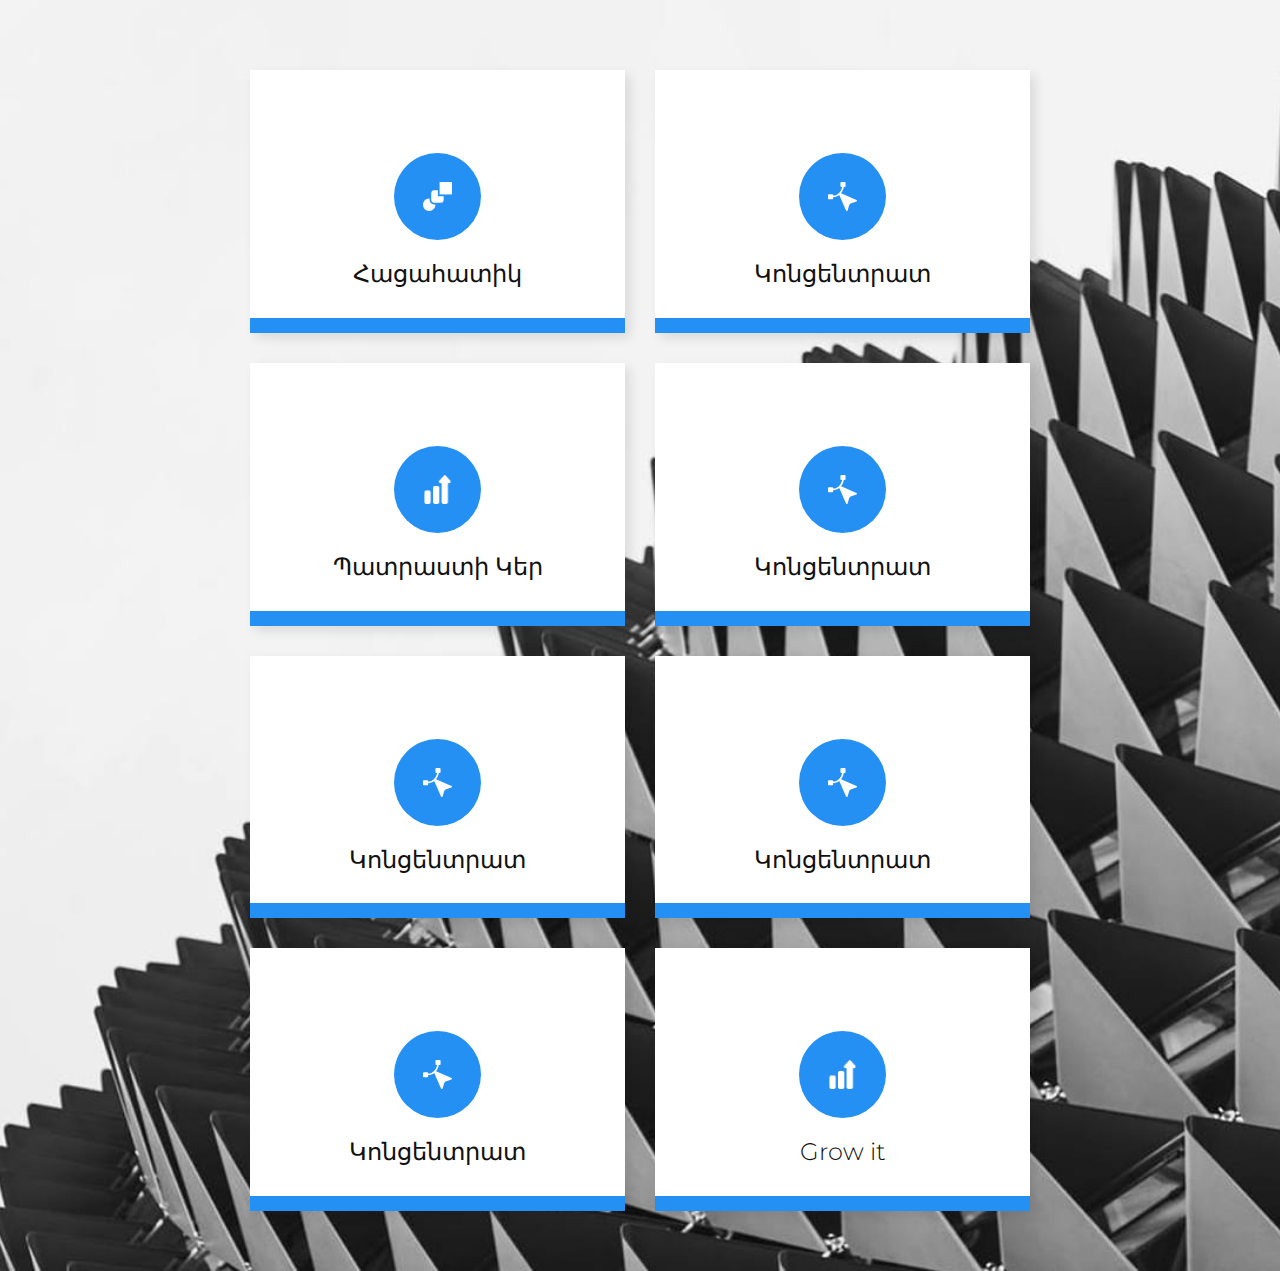
<file: Page-10.html>
<!DOCTYPE html>
<html style="font-size: 16px;" lang="ru"><head>
    <meta name="viewport" content="width=device-width, initial-scale=1.0">
    <meta charset="utf-8">
    <meta name="keywords" content="INTUITIVE">
    <meta name="description" content="">
    <title>Page 10</title>
    <link rel="stylesheet" href="nicepage.css" media="screen">
<link rel="stylesheet" href="Page-10.css" media="screen">
    <script class="u-script" type="text/javascript" src="jquery-1.9.1.min.js" defer=""></script>
    <script class="u-script" type="text/javascript" src="nicepage.js" defer=""></script>
    <meta name="generator" content="Nicepage 5.3.3, nicepage.com">
    <link id="u-theme-google-font" rel="stylesheet" href="https://fonts.googleapis.com/css?family=Roboto:100,100i,300,300i,400,400i,500,500i,700,700i,900,900i|Open+Sans:300,300i,400,400i,500,500i,600,600i,700,700i,800,800i">
    <link id="u-page-google-font" rel="stylesheet" href="https://fonts.googleapis.com/css?family=Montserrat:100,100i,200,200i,300,300i,400,400i,500,500i,600,600i,700,700i,800,800i,900,900i">
    
    
    
    
    <script type="application/ld+json">{
		"@context": "http://schema.org",
		"@type": "Organization",
		"name": ""
}</script>
    <meta name="theme-color" content="#2590f4">
    <meta property="og:title" content="Page 10">
    <meta property="og:type" content="website">
  </head>
  <body class="u-body u-xl-mode" data-lang="ru">
    <section class="u-align-center u-clearfix u-container-align-center u-image u-section-2" id="carousel_ac1e" data-image-width="1503" data-image-height="1080">
      <div class="u-clearfix u-sheet u-sheet-1">
        <div class="u-list u-list-1">
          <div class="u-repeater u-repeater-1">
            <div class="u-align-center u-border-15 u-border-no-left u-border-no-right u-border-no-top u-border-palette-1-base u-container-style u-custom-border u-list-item u-repeater-item u-shape-rectangle u-white u-list-item-1">
              <div class="u-container-layout u-similar-container u-container-layout-1"><span class="u-icon u-icon-circle u-palette-1-base u-icon-1" data-animation-name="" data-animation-duration="0" data-animation-delay="0" data-animation-direction=""><svg class="u-svg-link" preserveAspectRatio="xMidYMin slice" viewBox="0 0 512 512" style=""><use xlink:href="#svg-2e2d"></use></svg><svg class="u-svg-content" viewBox="0 0 512 512" id="svg-2e2d"><g><path d="m193.29 395.63c-42.64 0-77.33-34.69-77.33-77.33v-25.59c-62.506-3.875-116.177 46.692-115.959 109.34 0 60.4 49.14 109.53 109.53 109.53 62.65.217 113.214-53.436 109.34-115.95z"></path><path d="m262.94 146.56h-69.65c-26.1 0-47.33 21.24-47.33 47.33-.042 16.556.03 110.208 0 124.41 0 26.09 21.23 47.33 47.33 47.33 14.916-.029 107.366.021 124.4 0 26.1 0 47.33-21.24 47.33-47.33v-68.81h-102.08z"></path><path d="m292.94.42v219.07h219.06v-219.07z"></path>
</g></svg>
            
            
          </span>
                <h4 class="u-custom-font u-font-montserrat u-text u-text-default u-text-1" data-lang-en="​Visualize it">Հացահատիկ</h4>
              </div>
            </div>
            <div class="u-align-center u-border-15 u-border-no-left u-border-no-right u-border-no-top u-border-palette-1-base u-container-style u-custom-border u-list-item u-repeater-item u-shape-rectangle u-white u-list-item-2">
              <div class="u-container-layout u-similar-container u-container-layout-2"><span class="u-icon u-icon-circle u-palette-1-base u-text-white u-icon-2"><svg class="u-svg-link" preserveAspectRatio="xMidYMin slice" viewBox="0 0 512.001 512.001" style=""><use xlink:href="#svg-38fc"></use></svg><svg class="u-svg-content" viewBox="0 0 512.001 512.001" x="0px" y="0px" id="svg-38fc" style="enable-background:new 0 0 512.001 512.001;"><g><g><path d="M502.979,317.996L230.502,199.598c26.679-30.977,43.37-68.952,48.104-109.598h16.395c8.284,0,15-6.716,15-15V15    c0-8.284-6.716-15-15-15h-60c-8.284,0-15,6.716-15,15v60c0,8.284,6.716,15,15,15h13.362    c-5.335,38.976-23.597,74.898-52.382,102.447c-29.08,27.831-66.261,44.536-105.98,47.907v-9.265c0-8.284-6.716-15-15-15h-60    c-8.284,0-15,6.716-15,15v60c0,8.284,6.716,15,15,15h60c8.284,0,15-6.716,15-15v-20.631    c39.772-2.876,77.462-17.167,109.042-41.233l118.953,273.754c2.391,5.5,7.81,9.022,13.753,9.022c0.283,0,0.567-0.008,0.853-0.024    c6.272-0.355,11.659-4.582,13.496-10.589l27.229-89.03c5.725-18.716,20.315-33.307,39.03-39.031l89.03-27.229    c6.008-1.837,10.234-7.224,10.589-13.497C512.332,326.329,508.741,320.5,502.979,317.996z"></path>
</g>
</g></svg>
            
            
          </span>
                <h4 class="u-custom-font u-font-montserrat u-text u-text-default u-text-2" data-lang-en="​Create it">Կոնցենտրատ<br>
                </h4>
              </div>
            </div>
            <div class="u-align-center u-border-15 u-border-no-left u-border-no-right u-border-no-top u-border-palette-1-base u-container-style u-custom-border u-list-item u-repeater-item u-shape-rectangle u-white u-list-item-3">
              <div class="u-container-layout u-similar-container u-container-layout-3"><span class="u-file-icon u-icon u-icon-circle u-palette-1-base u-icon-3" data-animation-name="" data-animation-duration="0" data-animation-delay="0" data-animation-direction=""><img src="images/3037106-6a5ba3a8.png" alt=""></span>
                <h4 class="u-custom-font u-font-montserrat u-text u-text-default u-text-3" data-lang-en="​Grow it"> Պատրաստի Կեր<br>
                </h4>
              </div>
            </div>
            <div class="u-align-center u-border-15 u-border-no-left u-border-no-right u-border-no-top u-border-palette-1-base u-container-style u-custom-border u-list-item u-repeater-item u-shape-rectangle u-white u-list-item-4">
              <div class="u-container-layout u-similar-container u-container-layout-2"><span class="u-icon u-icon-circle u-palette-1-base u-text-white u-icon-2"><svg class="u-svg-link" preserveAspectRatio="xMidYMin slice" viewBox="0 0 512.001 512.001" style=""><use xlink:href="#svg-38fc"></use></svg><svg class="u-svg-content" viewBox="0 0 512.001 512.001" x="0px" y="0px" id="svg-38fc" style="enable-background:new 0 0 512.001 512.001;"><g><g><path d="M502.979,317.996L230.502,199.598c26.679-30.977,43.37-68.952,48.104-109.598h16.395c8.284,0,15-6.716,15-15V15    c0-8.284-6.716-15-15-15h-60c-8.284,0-15,6.716-15,15v60c0,8.284,6.716,15,15,15h13.362    c-5.335,38.976-23.597,74.898-52.382,102.447c-29.08,27.831-66.261,44.536-105.98,47.907v-9.265c0-8.284-6.716-15-15-15h-60    c-8.284,0-15,6.716-15,15v60c0,8.284,6.716,15,15,15h60c8.284,0,15-6.716,15-15v-20.631    c39.772-2.876,77.462-17.167,109.042-41.233l118.953,273.754c2.391,5.5,7.81,9.022,13.753,9.022c0.283,0,0.567-0.008,0.853-0.024    c6.272-0.355,11.659-4.582,13.496-10.589l27.229-89.03c5.725-18.716,20.315-33.307,39.03-39.031l89.03-27.229    c6.008-1.837,10.234-7.224,10.589-13.497C512.332,326.329,508.741,320.5,502.979,317.996z"></path>
</g>
</g></svg>
            
            
          </span>
                <h4 class="u-custom-font u-font-montserrat u-text u-text-default u-text-2" data-lang-en="​Create it">Կոնցենտրատ<br>
                </h4>
              </div>
            </div>
            <div class="u-align-center u-border-15 u-border-no-left u-border-no-right u-border-no-top u-border-palette-1-base u-container-style u-custom-border u-list-item u-repeater-item u-shape-rectangle u-white u-list-item-3">
              <div class="u-container-layout u-similar-container u-container-layout-2"><span class="u-icon u-icon-circle u-palette-1-base u-text-white u-icon-2"><svg class="u-svg-link" preserveAspectRatio="xMidYMin slice" viewBox="0 0 512.001 512.001" style=""><use xlink:href="#svg-38fc"></use></svg><svg class="u-svg-content" viewBox="0 0 512.001 512.001" x="0px" y="0px" id="svg-38fc" style="enable-background:new 0 0 512.001 512.001;"><g><g><path d="M502.979,317.996L230.502,199.598c26.679-30.977,43.37-68.952,48.104-109.598h16.395c8.284,0,15-6.716,15-15V15    c0-8.284-6.716-15-15-15h-60c-8.284,0-15,6.716-15,15v60c0,8.284,6.716,15,15,15h13.362    c-5.335,38.976-23.597,74.898-52.382,102.447c-29.08,27.831-66.261,44.536-105.98,47.907v-9.265c0-8.284-6.716-15-15-15h-60    c-8.284,0-15,6.716-15,15v60c0,8.284,6.716,15,15,15h60c8.284,0,15-6.716,15-15v-20.631    c39.772-2.876,77.462-17.167,109.042-41.233l118.953,273.754c2.391,5.5,7.81,9.022,13.753,9.022c0.283,0,0.567-0.008,0.853-0.024    c6.272-0.355,11.659-4.582,13.496-10.589l27.229-89.03c5.725-18.716,20.315-33.307,39.03-39.031l89.03-27.229    c6.008-1.837,10.234-7.224,10.589-13.497C512.332,326.329,508.741,320.5,502.979,317.996z"></path>
</g>
</g></svg>
            
            
          </span>
                <h4 class="u-custom-font u-font-montserrat u-text u-text-default u-text-2" data-lang-en="​Create it">Կոնցենտրատ<br>
                </h4>
              </div>
            </div>
            <div class="u-align-center u-border-15 u-border-no-left u-border-no-right u-border-no-top u-border-palette-1-base u-container-style u-custom-border u-list-item u-repeater-item u-shape-rectangle u-white u-list-item-3">
              <div class="u-container-layout u-similar-container u-container-layout-2"><span class="u-icon u-icon-circle u-palette-1-base u-text-white u-icon-2"><svg class="u-svg-link" preserveAspectRatio="xMidYMin slice" viewBox="0 0 512.001 512.001" style=""><use xlink:href="#svg-38fc"></use></svg><svg class="u-svg-content" viewBox="0 0 512.001 512.001" x="0px" y="0px" id="svg-38fc" style="enable-background:new 0 0 512.001 512.001;"><g><g><path d="M502.979,317.996L230.502,199.598c26.679-30.977,43.37-68.952,48.104-109.598h16.395c8.284,0,15-6.716,15-15V15    c0-8.284-6.716-15-15-15h-60c-8.284,0-15,6.716-15,15v60c0,8.284,6.716,15,15,15h13.362    c-5.335,38.976-23.597,74.898-52.382,102.447c-29.08,27.831-66.261,44.536-105.98,47.907v-9.265c0-8.284-6.716-15-15-15h-60    c-8.284,0-15,6.716-15,15v60c0,8.284,6.716,15,15,15h60c8.284,0,15-6.716,15-15v-20.631    c39.772-2.876,77.462-17.167,109.042-41.233l118.953,273.754c2.391,5.5,7.81,9.022,13.753,9.022c0.283,0,0.567-0.008,0.853-0.024    c6.272-0.355,11.659-4.582,13.496-10.589l27.229-89.03c5.725-18.716,20.315-33.307,39.03-39.031l89.03-27.229    c6.008-1.837,10.234-7.224,10.589-13.497C512.332,326.329,508.741,320.5,502.979,317.996z"></path>
</g>
</g></svg>
            
            
          </span>
                <h4 class="u-custom-font u-font-montserrat u-text u-text-default u-text-2" data-lang-en="​Create it">Կոնցենտրատ<br>
                </h4>
              </div>
            </div>
            <div class="u-align-center u-border-15 u-border-no-left u-border-no-right u-border-no-top u-border-palette-1-base u-container-style u-custom-border u-list-item u-repeater-item u-shape-rectangle u-white u-list-item-3">
              <div class="u-container-layout u-similar-container u-container-layout-2"><span class="u-icon u-icon-circle u-palette-1-base u-text-white u-icon-2"><svg class="u-svg-link" preserveAspectRatio="xMidYMin slice" viewBox="0 0 512.001 512.001" style=""><use xlink:href="#svg-38fc"></use></svg><svg class="u-svg-content" viewBox="0 0 512.001 512.001" x="0px" y="0px" id="svg-38fc" style="enable-background:new 0 0 512.001 512.001;"><g><g><path d="M502.979,317.996L230.502,199.598c26.679-30.977,43.37-68.952,48.104-109.598h16.395c8.284,0,15-6.716,15-15V15    c0-8.284-6.716-15-15-15h-60c-8.284,0-15,6.716-15,15v60c0,8.284,6.716,15,15,15h13.362    c-5.335,38.976-23.597,74.898-52.382,102.447c-29.08,27.831-66.261,44.536-105.98,47.907v-9.265c0-8.284-6.716-15-15-15h-60    c-8.284,0-15,6.716-15,15v60c0,8.284,6.716,15,15,15h60c8.284,0,15-6.716,15-15v-20.631    c39.772-2.876,77.462-17.167,109.042-41.233l118.953,273.754c2.391,5.5,7.81,9.022,13.753,9.022c0.283,0,0.567-0.008,0.853-0.024    c6.272-0.355,11.659-4.582,13.496-10.589l27.229-89.03c5.725-18.716,20.315-33.307,39.03-39.031l89.03-27.229    c6.008-1.837,10.234-7.224,10.589-13.497C512.332,326.329,508.741,320.5,502.979,317.996z"></path>
</g>
</g></svg>
            
            
          </span>
                <h4 class="u-custom-font u-font-montserrat u-text u-text-default u-text-2" data-lang-en="​Create it">Կոնցենտրատ<br>
                </h4>
              </div>
            </div>
            <div class="u-align-center u-border-15 u-border-no-left u-border-no-right u-border-no-top u-border-palette-1-base u-container-style u-custom-border u-list-item u-repeater-item u-shape-rectangle u-white u-list-item-3">
              
		    
		    
		    
		    <div class="u-container-layout u-similar-container u-container-layout-4"><span class="u-file-icon u-icon u-icon-circle u-palette-1-base u-icon-4" data-animation-name="" data-animation-duration="0" data-animation-delay="0" data-animation-direction=""><img src="images/3037106-6a5ba3a8.png" alt=""></span>
                <h4 class="u-custom-font u-font-montserrat u-text u-text-default u-text-4" data-lang-en="​Grow it"> Grow it</h4>
              </div>
            </div>
          </div>
        </div>
      </div>
    </section>
    
</body></html>
</file>
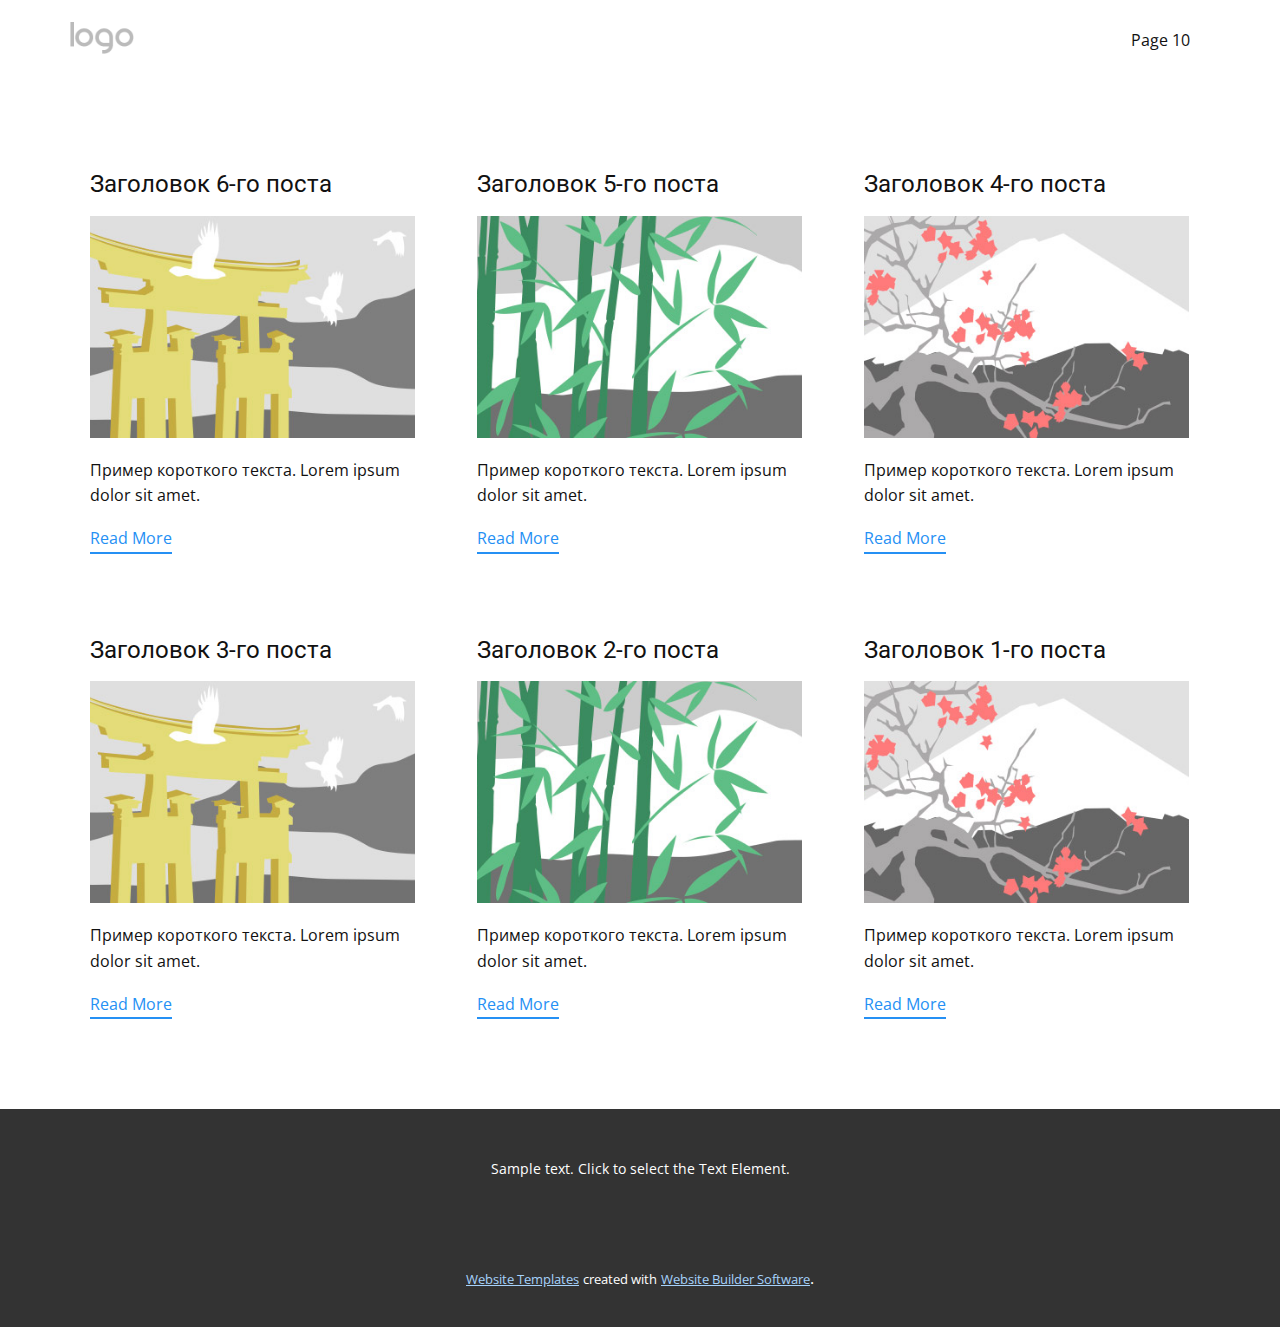
<file: blog/blog.html>
<!DOCTYPE html>
<html style="font-size: 16px;" lang="ru"><head>
    <meta name="viewport" content="width=device-width, initial-scale=1.0">
    <meta charset="utf-8">
    <meta name="keywords" content="">
    <meta name="description" content="">
    <title>Blog Template</title>
    <link rel="stylesheet" href="../nicepage.css" media="screen">
<link rel="stylesheet" href="../Blog-Template.css" media="screen">
    <script class="u-script" type="text/javascript" src="../jquery-1.9.1.min.js" defer=""></script>
    <script class="u-script" type="text/javascript" src="../nicepage.js" defer=""></script>
    <meta name="generator" content="Nicepage 5.3.3, nicepage.com">
    <link id="u-theme-google-font" rel="stylesheet" href="https://fonts.googleapis.com/css?family=Roboto:100,100i,300,300i,400,400i,500,500i,700,700i,900,900i|Open+Sans:300,300i,400,400i,500,500i,600,600i,700,700i,800,800i">
    
    
    <script type="application/ld+json">{
		"@context": "http://schema.org",
		"@type": "Organization",
		"name": "",
		"logo": "images/default-logo.png"
}</script>
    <meta name="theme-color" content="#2590f4">
  </head>
  <body class="u-body u-xl-mode" data-lang="ru"><header class="u-clearfix u-header u-header" id="sec-7f3a"><div class="u-clearfix u-sheet u-valign-middle u-sheet-1">
        <a href="https://nicepage.com" class="u-image u-logo u-image-1">
          <img src="../images/default-logo.png" class="u-logo-image u-logo-image-1">
        </a>
        <nav class="u-menu u-menu-dropdown u-offcanvas u-menu-1">
          <div class="menu-collapse" style="font-size: 1rem; letter-spacing: 0px;">
            <a class="u-button-style u-custom-left-right-menu-spacing u-custom-padding-bottom u-custom-top-bottom-menu-spacing u-nav-link u-text-active-palette-1-base u-text-hover-palette-2-base" href="#" data-lang-en="{&quot;content&quot;:&quot;<svg class=\&quot;u-svg-link\&quot; viewBox=\&quot;0 0 24 24\&quot;><use xlink:href=\&quot;#menu-hamburger\&quot;></use></svg><svg class=\&quot;u-svg-content\&quot; version=\&quot;1.1\&quot; id=\&quot;menu-hamburger\&quot; viewBox=\&quot;0 0 16 16\&quot; x=\&quot;0px\&quot; y=\&quot;0px\&quot; xmlns:xlink=\&quot;http://www.w3.org/1999/xlink\&quot; xmlns=\&quot;http://www.w3.org/2000/svg\&quot;>    <g>        <rect y=\&quot;1\&quot; width=\&quot;16\&quot; height=\&quot;2\&quot;></rect>        <rect y=\&quot;7\&quot; width=\&quot;16\&quot; height=\&quot;2\&quot;></rect>        <rect y=\&quot;13\&quot; width=\&quot;16\&quot; height=\&quot;2\&quot;></rect>    </g></svg>&quot;,&quot;href&quot;:&quot;#&quot;}">
              <svg class="u-svg-link" viewBox="0 0 24 24"><use xlink:href="#menu-hamburger"></use></svg>
              <svg class="u-svg-content" version="1.1" id="menu-hamburger" viewBox="0 0 16 16" x="0px" y="0px" xmlns:xlink="http://www.w3.org/1999/xlink" xmlns="http://www.w3.org/2000/svg"><g><rect y="1" width="16" height="2"></rect><rect y="7" width="16" height="2"></rect><rect y="13" width="16" height="2"></rect>
</g></svg>
            </a>
          </div>
          <div class="u-nav-container">
            <ul class="u-nav u-unstyled u-nav-1"><li class="u-nav-item"><a class="u-button-style u-nav-link u-text-active-palette-1-base u-text-hover-palette-2-base" href="../Page-10.html" style="padding: 10px 20px;" data-lang-en="{&quot;content&quot;:&quot;Page 10&quot;,&quot;href&quot;:&quot;/Page-10.html&quot;}">Page 10</a>
</li></ul>
          </div>
          <div class="u-nav-container-collapse">
            <div class="u-black u-container-style u-inner-container-layout u-opacity u-opacity-95 u-sidenav">
              <div class="u-inner-container-layout u-sidenav-overflow">
                <div class="u-menu-close"></div>
                <ul class="u-align-center u-nav u-popupmenu-items u-unstyled u-nav-2"><li class="u-nav-item"><a class="u-button-style u-nav-link" href="../Page-10.html" data-lang-en="{&quot;content&quot;:&quot;Page 10&quot;,&quot;href&quot;:&quot;/Page-10.html&quot;}">Page 10</a>
</li></ul>
              </div>
            </div>
            <div class="u-black u-menu-overlay u-opacity u-opacity-70"></div>
          </div>
        </nav>
      </div></header>
    <section class="u-clearfix u-section-1" id="sec-7f3a">
      <div class="u-clearfix u-sheet u-valign-middle u-sheet-1"><!--blog--><!--blog_options_json--><!--{"type":"Recent","source":"","tags":"","count":""}--><!--/blog_options_json-->
        <div class="u-blog u-expanded-width u-repeater u-repeater-1"><!--blog_post-->
          <div class="u-blog-post u-container-style u-repeater-item u-white u-repeater-item-1">
            <div class="u-container-layout u-similar-container u-valign-top u-container-layout-1"><!--blog_post_header-->
              <h4 class="u-blog-control u-text u-text-1">
                <a class="u-post-header-link" href="../blog/пост-5.html">Заголовок 6-го поста</a>
              </h4><!--/blog_post_header--><!--blog_post_image-->
              <a class="u-post-header-link" href="../blog/пост-5.html"><img alt="" class="u-blog-control u-expanded-width u-image u-image-default u-image-1" src="../images/8ad73f3c.jpeg"></a><!--/blog_post_image--><!--blog_post_content-->
              <div class="u-blog-control u-post-content u-text u-text-2 fr-view">Пример короткого текста. Lorem ipsum dolor sit amet.</div><!--/blog_post_content--><!--blog_post_readmore-->
              <a href="../blog/пост-5.html" class="u-blog-control u-border-2 u-border-palette-1-base u-btn u-btn-rectangle u-button-style u-none u-btn-1"><!--blog_post_readmore_content--><!--options_json--><!--{"content":"Read More","defaultValue":"Читать дальше"}--><!--/options_json-->Read More<!--/blog_post_readmore_content--></a><!--/blog_post_readmore-->
            </div>
          </div><div class="u-blog-post u-container-style u-repeater-item u-video-cover u-white">
            <div class="u-container-layout u-similar-container u-valign-top u-container-layout-2"><!--blog_post_header-->
              <h4 class="u-blog-control u-text u-text-3">
                <a class="u-post-header-link" href="../blog/пост-4.html">Заголовок 5-го поста</a>
              </h4><!--/blog_post_header--><!--blog_post_image-->
              <a class="u-post-header-link" href="../blog/пост-4.html"><img alt="" class="u-blog-control u-expanded-width u-image u-image-default u-image-2" src="../images/68f64b9d.jpeg"></a><!--/blog_post_image--><!--blog_post_content-->
              <div class="u-blog-control u-post-content u-text u-text-4 fr-view">Пример короткого текста. Lorem ipsum dolor sit amet.</div><!--/blog_post_content--><!--blog_post_readmore-->
              <a href="../blog/пост-4.html" class="u-blog-control u-border-2 u-border-palette-1-base u-btn u-btn-rectangle u-button-style u-none u-btn-2"><!--blog_post_readmore_content--><!--options_json--><!--{"content":"Read More","defaultValue":"Читать дальше"}--><!--/options_json-->Read More<!--/blog_post_readmore_content--></a><!--/blog_post_readmore-->
            </div>
          </div><div class="u-blog-post u-container-style u-repeater-item u-video-cover u-white">
            <div class="u-container-layout u-similar-container u-valign-top u-container-layout-3"><!--blog_post_header-->
              <h4 class="u-blog-control u-text u-text-5">
                <a class="u-post-header-link" href="../blog/пост-3.html">Заголовок 4-го поста</a>
              </h4><!--/blog_post_header--><!--blog_post_image-->
              <a class="u-post-header-link" href="../blog/пост-3.html"><img alt="" class="u-blog-control u-expanded-width u-image u-image-default u-image-3" src="../images/0fd3416c.jpeg"></a><!--/blog_post_image--><!--blog_post_content-->
              <div class="u-blog-control u-post-content u-text u-text-6 fr-view">Пример короткого текста. Lorem ipsum dolor sit amet.</div><!--/blog_post_content--><!--blog_post_readmore-->
              <a href="../blog/пост-3.html" class="u-blog-control u-border-2 u-border-palette-1-base u-btn u-btn-rectangle u-button-style u-none u-btn-3"><!--blog_post_readmore_content--><!--options_json--><!--{"content":"Read More","defaultValue":"Читать дальше"}--><!--/options_json-->Read More<!--/blog_post_readmore_content--></a><!--/blog_post_readmore-->
            </div>
          </div><div class="u-blog-post u-container-style u-repeater-item u-white u-repeater-item-1">
            <div class="u-container-layout u-similar-container u-valign-top u-container-layout-1"><!--blog_post_header-->
              <h4 class="u-blog-control u-text u-text-1">
                <a class="u-post-header-link" href="../blog/пост-2.html">Заголовок 3-го поста</a>
              </h4><!--/blog_post_header--><!--blog_post_image-->
              <a class="u-post-header-link" href="../blog/пост-2.html"><img alt="" class="u-blog-control u-expanded-width u-image u-image-default u-image-1" src="../images/8ad73f3c.jpeg"></a><!--/blog_post_image--><!--blog_post_content-->
              <div class="u-blog-control u-post-content u-text u-text-2 fr-view">Пример короткого текста. Lorem ipsum dolor sit amet.</div><!--/blog_post_content--><!--blog_post_readmore-->
              <a href="../blog/пост-2.html" class="u-blog-control u-border-2 u-border-palette-1-base u-btn u-btn-rectangle u-button-style u-none u-btn-1"><!--blog_post_readmore_content--><!--options_json--><!--{"content":"Read More","defaultValue":"Читать дальше"}--><!--/options_json-->Read More<!--/blog_post_readmore_content--></a><!--/blog_post_readmore-->
            </div>
          </div><div class="u-blog-post u-container-style u-repeater-item u-video-cover u-white">
            <div class="u-container-layout u-similar-container u-valign-top u-container-layout-2"><!--blog_post_header-->
              <h4 class="u-blog-control u-text u-text-3">
                <a class="u-post-header-link" href="../blog/пост-1.html">Заголовок 2-го поста</a>
              </h4><!--/blog_post_header--><!--blog_post_image-->
              <a class="u-post-header-link" href="../blog/пост-1.html"><img alt="" class="u-blog-control u-expanded-width u-image u-image-default u-image-2" src="../images/68f64b9d.jpeg"></a><!--/blog_post_image--><!--blog_post_content-->
              <div class="u-blog-control u-post-content u-text u-text-4 fr-view">Пример короткого текста. Lorem ipsum dolor sit amet.</div><!--/blog_post_content--><!--blog_post_readmore-->
              <a href="../blog/пост-1.html" class="u-blog-control u-border-2 u-border-palette-1-base u-btn u-btn-rectangle u-button-style u-none u-btn-2"><!--blog_post_readmore_content--><!--options_json--><!--{"content":"Read More","defaultValue":"Читать дальше"}--><!--/options_json-->Read More<!--/blog_post_readmore_content--></a><!--/blog_post_readmore-->
            </div>
          </div><div class="u-blog-post u-container-style u-repeater-item u-video-cover u-white">
            <div class="u-container-layout u-similar-container u-valign-top u-container-layout-3"><!--blog_post_header-->
              <h4 class="u-blog-control u-text u-text-5">
                <a class="u-post-header-link" href="../blog/пост.html">Заголовок 1-го поста</a>
              </h4><!--/blog_post_header--><!--blog_post_image-->
              <a class="u-post-header-link" href="../blog/пост.html"><img alt="" class="u-blog-control u-expanded-width u-image u-image-default u-image-3" src="../images/0fd3416c.jpeg"></a><!--/blog_post_image--><!--blog_post_content-->
              <div class="u-blog-control u-post-content u-text u-text-6 fr-view">Пример короткого текста. Lorem ipsum dolor sit amet.</div><!--/blog_post_content--><!--blog_post_readmore-->
              <a href="../blog/пост.html" class="u-blog-control u-border-2 u-border-palette-1-base u-btn u-btn-rectangle u-button-style u-none u-btn-3"><!--blog_post_readmore_content--><!--options_json--><!--{"content":"Read More","defaultValue":"Читать дальше"}--><!--/options_json-->Read More<!--/blog_post_readmore_content--></a><!--/blog_post_readmore-->
            </div>
          </div><!--/blog_post--><!--blog_post-->
          <!--/blog_post--><!--blog_post-->
          <!--/blog_post-->
        </div><!--/blog-->
      </div>
    </section>
    
    
    <footer class="u-align-center u-clearfix u-footer u-grey-80 u-footer" id="sec-c2ea"><div class="u-clearfix u-sheet u-sheet-1">
        <p class="u-small-text u-text u-text-variant u-text-1" data-lang-en="Sample text. Click to select the Text Element.">Sample text. Click to select the Text Element.</p>
      </div></footer>
    <section class="u-backlink u-clearfix u-grey-80">
      <a class="u-link" href="https://nicepage.com/website-templates" target="_blank">
        <span>Website Templates</span>
      </a>
      <p class="u-text">
        <span>created with</span>
      </p>
      <a class="u-link" href="" target="_blank">
        <span>Website Builder Software</span>
      </a>. 
    </section>
  
</body></html>
</file>
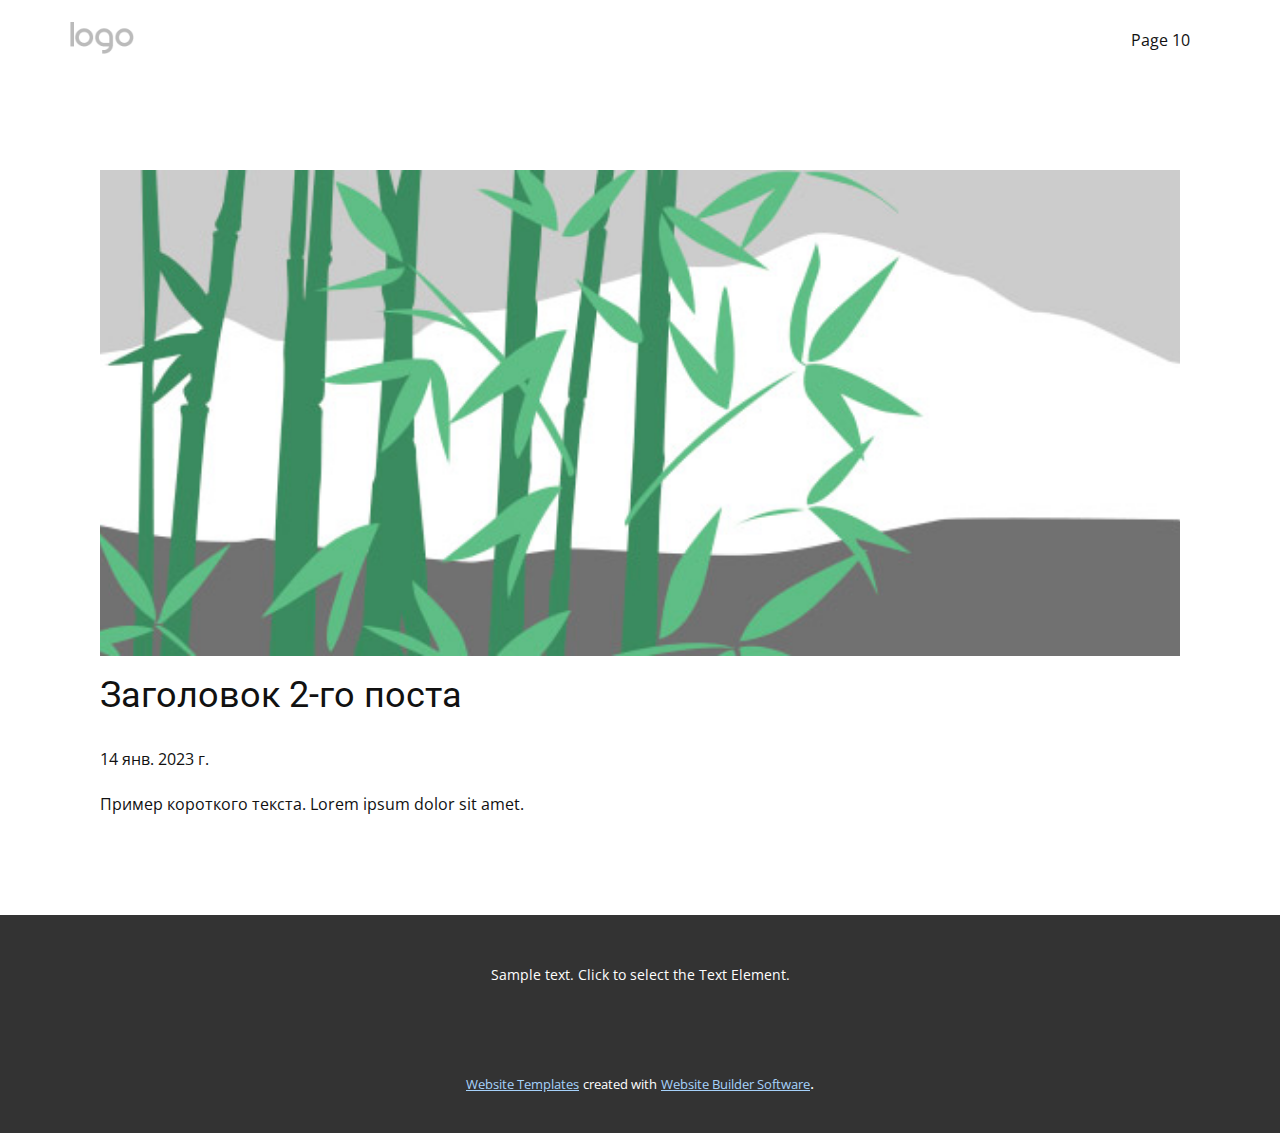
<file: blog/пост-1.html>
<!DOCTYPE html>
<html style="font-size: 16px;" lang="ru"><head>
    <meta name="viewport" content="width=device-width, initial-scale=1.0">
    <meta charset="utf-8">
    <meta name="keywords" content="Заголовок 1-го поста">
    <meta name="description" content="">
    <title>Заголовок 2-го поста</title>
    <link rel="stylesheet" href="../nicepage.css" media="screen">
<link rel="stylesheet" href="../Post-Template.css" media="screen">
    <script class="u-script" type="text/javascript" src="../jquery-1.9.1.min.js" defer=""></script>
    <script class="u-script" type="text/javascript" src="../nicepage.js" defer=""></script>
    <meta name="generator" content="Nicepage 5.3.3, nicepage.com">
    <link id="u-theme-google-font" rel="stylesheet" href="https://fonts.googleapis.com/css?family=Roboto:100,100i,300,300i,400,400i,500,500i,700,700i,900,900i|Open+Sans:300,300i,400,400i,500,500i,600,600i,700,700i,800,800i">
    
    
    <script type="application/ld+json">{
		"@context": "http://schema.org",
		"@type": "Organization",
		"name": "",
		"logo": "images/default-logo.png"
}</script>
    <meta name="theme-color" content="#2590f4">
  </head>
  <body class="u-body u-xl-mode" data-lang="ru"><header class="u-clearfix u-header u-header" id="sec-7f3a"><div class="u-clearfix u-sheet u-valign-middle u-sheet-1">
        <a href="https://nicepage.com" class="u-image u-logo u-image-1">
          <img src="../images/default-logo.png" class="u-logo-image u-logo-image-1">
        </a>
        <nav class="u-menu u-menu-dropdown u-offcanvas u-menu-1">
          <div class="menu-collapse" style="font-size: 1rem; letter-spacing: 0px;">
            <a class="u-button-style u-custom-left-right-menu-spacing u-custom-padding-bottom u-custom-top-bottom-menu-spacing u-nav-link u-text-active-palette-1-base u-text-hover-palette-2-base" href="#" data-lang-en="{&quot;content&quot;:&quot;<svg class=\&quot;u-svg-link\&quot; viewBox=\&quot;0 0 24 24\&quot;><use xlink:href=\&quot;#menu-hamburger\&quot;></use></svg><svg class=\&quot;u-svg-content\&quot; version=\&quot;1.1\&quot; id=\&quot;menu-hamburger\&quot; viewBox=\&quot;0 0 16 16\&quot; x=\&quot;0px\&quot; y=\&quot;0px\&quot; xmlns:xlink=\&quot;http://www.w3.org/1999/xlink\&quot; xmlns=\&quot;http://www.w3.org/2000/svg\&quot;>    <g>        <rect y=\&quot;1\&quot; width=\&quot;16\&quot; height=\&quot;2\&quot;></rect>        <rect y=\&quot;7\&quot; width=\&quot;16\&quot; height=\&quot;2\&quot;></rect>        <rect y=\&quot;13\&quot; width=\&quot;16\&quot; height=\&quot;2\&quot;></rect>    </g></svg>&quot;,&quot;href&quot;:&quot;#&quot;}">
              <svg class="u-svg-link" viewBox="0 0 24 24"><use xlink:href="#menu-hamburger"></use></svg>
              <svg class="u-svg-content" version="1.1" id="menu-hamburger" viewBox="0 0 16 16" x="0px" y="0px" xmlns:xlink="http://www.w3.org/1999/xlink" xmlns="http://www.w3.org/2000/svg"><g><rect y="1" width="16" height="2"></rect><rect y="7" width="16" height="2"></rect><rect y="13" width="16" height="2"></rect>
</g></svg>
            </a>
          </div>
          <div class="u-nav-container">
            <ul class="u-nav u-unstyled u-nav-1"><li class="u-nav-item"><a class="u-button-style u-nav-link u-text-active-palette-1-base u-text-hover-palette-2-base" href="../Page-10.html" style="padding: 10px 20px;" data-lang-en="{&quot;content&quot;:&quot;Page 10&quot;,&quot;href&quot;:&quot;/Page-10.html&quot;}">Page 10</a>
</li></ul>
          </div>
          <div class="u-nav-container-collapse">
            <div class="u-black u-container-style u-inner-container-layout u-opacity u-opacity-95 u-sidenav">
              <div class="u-inner-container-layout u-sidenav-overflow">
                <div class="u-menu-close"></div>
                <ul class="u-align-center u-nav u-popupmenu-items u-unstyled u-nav-2"><li class="u-nav-item"><a class="u-button-style u-nav-link" href="../Page-10.html" data-lang-en="{&quot;content&quot;:&quot;Page 10&quot;,&quot;href&quot;:&quot;/Page-10.html&quot;}">Page 10</a>
</li></ul>
              </div>
            </div>
            <div class="u-black u-menu-overlay u-opacity u-opacity-70"></div>
          </div>
        </nav>
      </div></header>
    <section class="u-align-center u-clearfix u-section-1" id="sec-b964">
      <div class="u-clearfix u-sheet u-valign-middle-md u-valign-middle-sm u-valign-middle-xs u-sheet-1"><!--post_details--><!--post_details_options_json--><!--{"source":""}--><!--/post_details_options_json--><!--blog_post-->
        <div class="u-container-style u-expanded-width u-post-details u-post-details-1">
          <div class="u-container-layout u-valign-middle u-container-layout-1"><!--blog_post_image-->
            <img alt="" class="u-blog-control u-expanded-width u-image u-image-default u-image-1" src="../images/68f64b9d.jpeg"><!--/blog_post_image--><!--blog_post_header-->
            <h2 class="u-blog-control u-text u-text-1">Заголовок 2-го поста</h2><!--/blog_post_header--><!--blog_post_metadata-->
            <div class="u-blog-control u-metadata u-metadata-1"><!--blog_post_metadata_date-->
              <span class="u-meta-date u-meta-icon">14 янв. 2023 г.</span><!--/blog_post_metadata_date--><!--blog_post_metadata_category-->
              <!--/blog_post_metadata_category--><!--blog_post_metadata_comments-->
              <!--/blog_post_metadata_comments-->
            </div><!--/blog_post_metadata--><!--blog_post_content-->
            <div class="u-align-justify u-blog-control u-post-content u-text u-text-2 fr-view">
  Пример короткого текста. Lorem ipsum dolor sit amet.
  </div><!--/blog_post_content-->
          </div>
        </div><!--/blog_post--><!--/post_details-->
      </div>
    </section>
    
    
    <footer class="u-align-center u-clearfix u-footer u-grey-80 u-footer" id="sec-c2ea"><div class="u-clearfix u-sheet u-sheet-1">
        <p class="u-small-text u-text u-text-variant u-text-1" data-lang-en="Sample text. Click to select the Text Element.">Sample text. Click to select the Text Element.</p>
      </div></footer>
    <section class="u-backlink u-clearfix u-grey-80">
      <a class="u-link" href="https://nicepage.com/website-templates" target="_blank">
        <span>Website Templates</span>
      </a>
      <p class="u-text">
        <span>created with</span>
      </p>
      <a class="u-link" href="" target="_blank">
        <span>Website Builder Software</span>
      </a>. 
    </section>
  
</body></html>
</file>
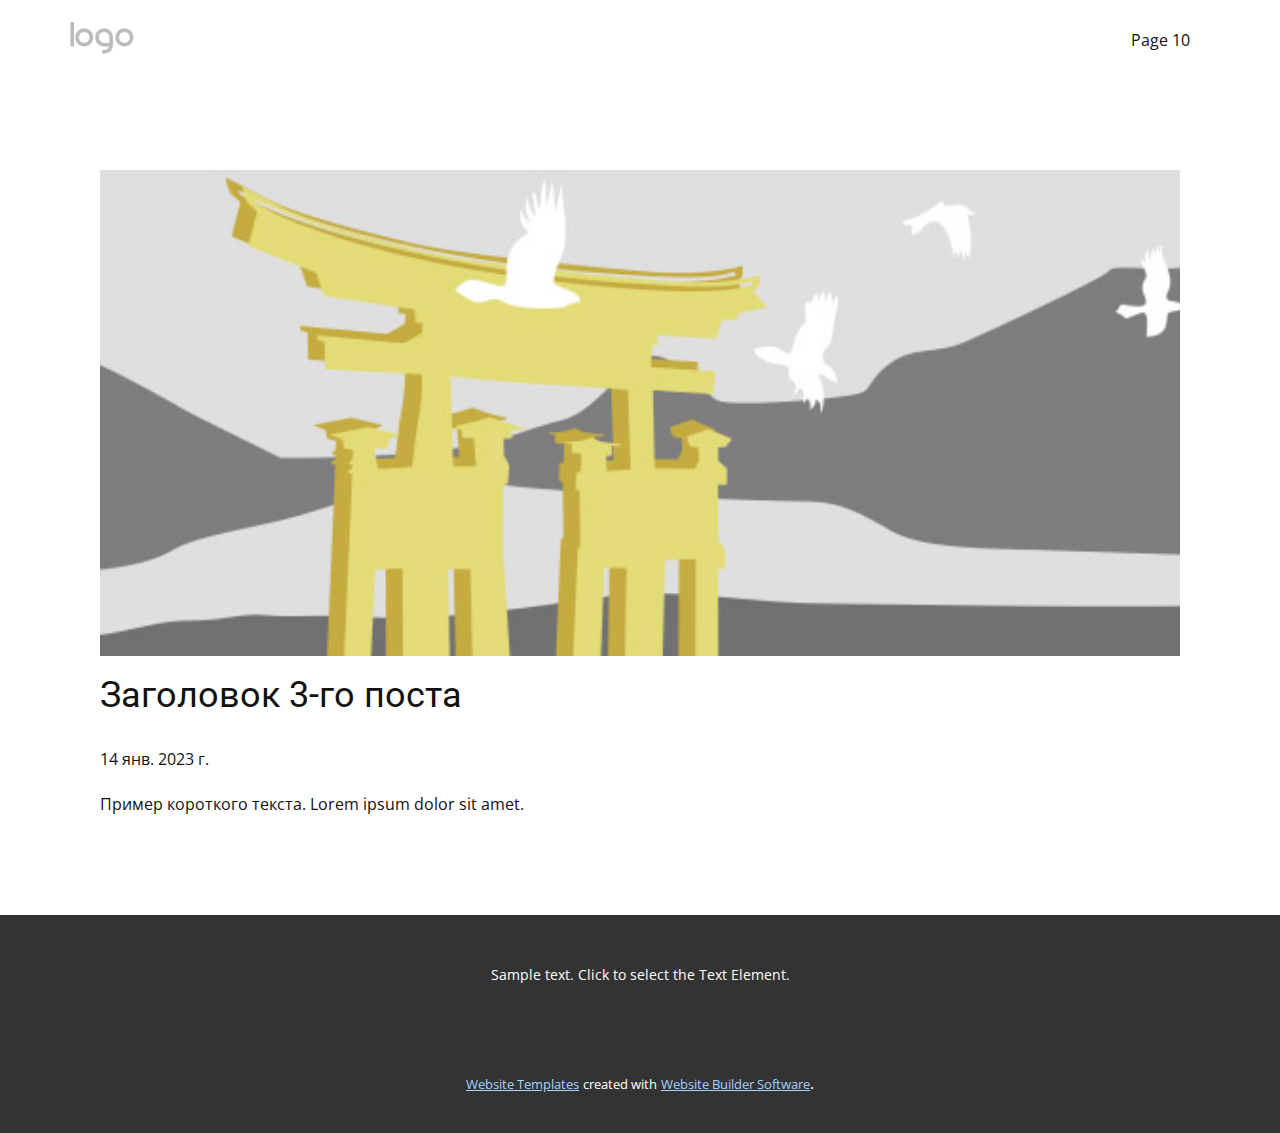
<file: blog/пост-2.html>
<!DOCTYPE html>
<html style="font-size: 16px;" lang="ru"><head>
    <meta name="viewport" content="width=device-width, initial-scale=1.0">
    <meta charset="utf-8">
    <meta name="keywords" content="Заголовок 1-го поста">
    <meta name="description" content="">
    <title>Заголовок 3-го поста</title>
    <link rel="stylesheet" href="../nicepage.css" media="screen">
<link rel="stylesheet" href="../Post-Template.css" media="screen">
    <script class="u-script" type="text/javascript" src="../jquery-1.9.1.min.js" defer=""></script>
    <script class="u-script" type="text/javascript" src="../nicepage.js" defer=""></script>
    <meta name="generator" content="Nicepage 5.3.3, nicepage.com">
    <link id="u-theme-google-font" rel="stylesheet" href="https://fonts.googleapis.com/css?family=Roboto:100,100i,300,300i,400,400i,500,500i,700,700i,900,900i|Open+Sans:300,300i,400,400i,500,500i,600,600i,700,700i,800,800i">
    
    
    <script type="application/ld+json">{
		"@context": "http://schema.org",
		"@type": "Organization",
		"name": "",
		"logo": "images/default-logo.png"
}</script>
    <meta name="theme-color" content="#2590f4">
  </head>
  <body class="u-body u-xl-mode" data-lang="ru"><header class="u-clearfix u-header u-header" id="sec-7f3a"><div class="u-clearfix u-sheet u-valign-middle u-sheet-1">
        <a href="https://nicepage.com" class="u-image u-logo u-image-1">
          <img src="../images/default-logo.png" class="u-logo-image u-logo-image-1">
        </a>
        <nav class="u-menu u-menu-dropdown u-offcanvas u-menu-1">
          <div class="menu-collapse" style="font-size: 1rem; letter-spacing: 0px;">
            <a class="u-button-style u-custom-left-right-menu-spacing u-custom-padding-bottom u-custom-top-bottom-menu-spacing u-nav-link u-text-active-palette-1-base u-text-hover-palette-2-base" href="#" data-lang-en="{&quot;content&quot;:&quot;<svg class=\&quot;u-svg-link\&quot; viewBox=\&quot;0 0 24 24\&quot;><use xlink:href=\&quot;#menu-hamburger\&quot;></use></svg><svg class=\&quot;u-svg-content\&quot; version=\&quot;1.1\&quot; id=\&quot;menu-hamburger\&quot; viewBox=\&quot;0 0 16 16\&quot; x=\&quot;0px\&quot; y=\&quot;0px\&quot; xmlns:xlink=\&quot;http://www.w3.org/1999/xlink\&quot; xmlns=\&quot;http://www.w3.org/2000/svg\&quot;>    <g>        <rect y=\&quot;1\&quot; width=\&quot;16\&quot; height=\&quot;2\&quot;></rect>        <rect y=\&quot;7\&quot; width=\&quot;16\&quot; height=\&quot;2\&quot;></rect>        <rect y=\&quot;13\&quot; width=\&quot;16\&quot; height=\&quot;2\&quot;></rect>    </g></svg>&quot;,&quot;href&quot;:&quot;#&quot;}">
              <svg class="u-svg-link" viewBox="0 0 24 24"><use xlink:href="#menu-hamburger"></use></svg>
              <svg class="u-svg-content" version="1.1" id="menu-hamburger" viewBox="0 0 16 16" x="0px" y="0px" xmlns:xlink="http://www.w3.org/1999/xlink" xmlns="http://www.w3.org/2000/svg"><g><rect y="1" width="16" height="2"></rect><rect y="7" width="16" height="2"></rect><rect y="13" width="16" height="2"></rect>
</g></svg>
            </a>
          </div>
          <div class="u-nav-container">
            <ul class="u-nav u-unstyled u-nav-1"><li class="u-nav-item"><a class="u-button-style u-nav-link u-text-active-palette-1-base u-text-hover-palette-2-base" href="../Page-10.html" style="padding: 10px 20px;" data-lang-en="{&quot;content&quot;:&quot;Page 10&quot;,&quot;href&quot;:&quot;/Page-10.html&quot;}">Page 10</a>
</li></ul>
          </div>
          <div class="u-nav-container-collapse">
            <div class="u-black u-container-style u-inner-container-layout u-opacity u-opacity-95 u-sidenav">
              <div class="u-inner-container-layout u-sidenav-overflow">
                <div class="u-menu-close"></div>
                <ul class="u-align-center u-nav u-popupmenu-items u-unstyled u-nav-2"><li class="u-nav-item"><a class="u-button-style u-nav-link" href="../Page-10.html" data-lang-en="{&quot;content&quot;:&quot;Page 10&quot;,&quot;href&quot;:&quot;/Page-10.html&quot;}">Page 10</a>
</li></ul>
              </div>
            </div>
            <div class="u-black u-menu-overlay u-opacity u-opacity-70"></div>
          </div>
        </nav>
      </div></header>
    <section class="u-align-center u-clearfix u-section-1" id="sec-b964">
      <div class="u-clearfix u-sheet u-valign-middle-md u-valign-middle-sm u-valign-middle-xs u-sheet-1"><!--post_details--><!--post_details_options_json--><!--{"source":""}--><!--/post_details_options_json--><!--blog_post-->
        <div class="u-container-style u-expanded-width u-post-details u-post-details-1">
          <div class="u-container-layout u-valign-middle u-container-layout-1"><!--blog_post_image-->
            <img alt="" class="u-blog-control u-expanded-width u-image u-image-default u-image-1" src="../images/8ad73f3c.jpeg"><!--/blog_post_image--><!--blog_post_header-->
            <h2 class="u-blog-control u-text u-text-1">Заголовок 3-го поста</h2><!--/blog_post_header--><!--blog_post_metadata-->
            <div class="u-blog-control u-metadata u-metadata-1"><!--blog_post_metadata_date-->
              <span class="u-meta-date u-meta-icon">14 янв. 2023 г.</span><!--/blog_post_metadata_date--><!--blog_post_metadata_category-->
              <!--/blog_post_metadata_category--><!--blog_post_metadata_comments-->
              <!--/blog_post_metadata_comments-->
            </div><!--/blog_post_metadata--><!--blog_post_content-->
            <div class="u-align-justify u-blog-control u-post-content u-text u-text-2 fr-view">
  Пример короткого текста. Lorem ipsum dolor sit amet.
  </div><!--/blog_post_content-->
          </div>
        </div><!--/blog_post--><!--/post_details-->
      </div>
    </section>
    
    
    <footer class="u-align-center u-clearfix u-footer u-grey-80 u-footer" id="sec-c2ea"><div class="u-clearfix u-sheet u-sheet-1">
        <p class="u-small-text u-text u-text-variant u-text-1" data-lang-en="Sample text. Click to select the Text Element.">Sample text. Click to select the Text Element.</p>
      </div></footer>
    <section class="u-backlink u-clearfix u-grey-80">
      <a class="u-link" href="https://nicepage.com/website-templates" target="_blank">
        <span>Website Templates</span>
      </a>
      <p class="u-text">
        <span>created with</span>
      </p>
      <a class="u-link" href="" target="_blank">
        <span>Website Builder Software</span>
      </a>. 
    </section>
  
</body></html>
</file>
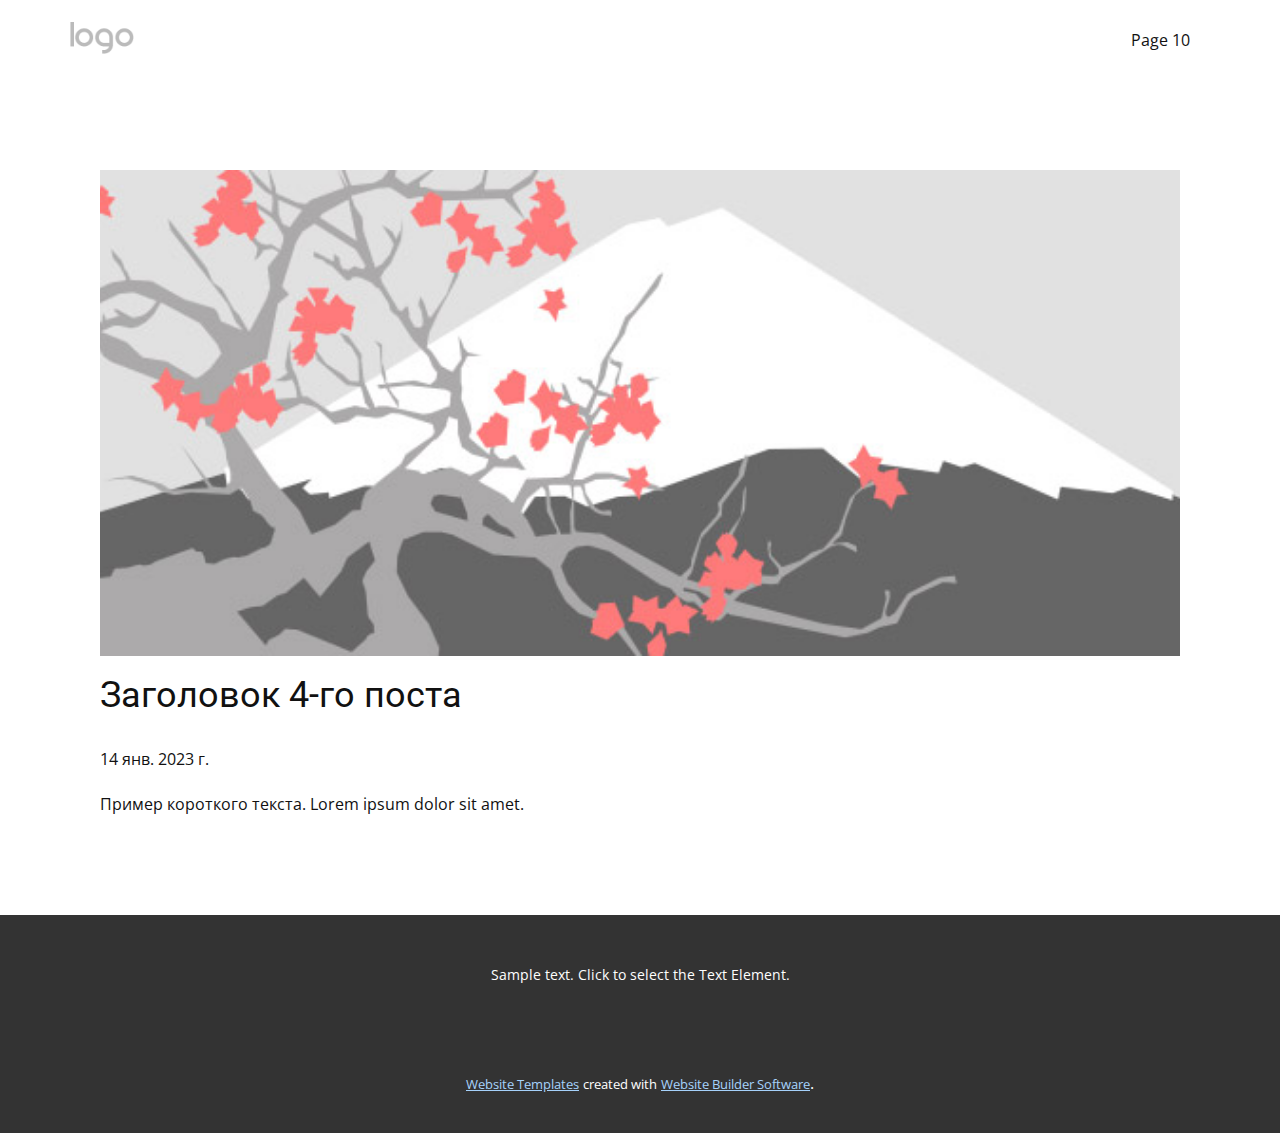
<file: blog/пост-3.html>
<!DOCTYPE html>
<html style="font-size: 16px;" lang="ru"><head>
    <meta name="viewport" content="width=device-width, initial-scale=1.0">
    <meta charset="utf-8">
    <meta name="keywords" content="Заголовок 1-го поста">
    <meta name="description" content="">
    <title>Заголовок 4-го поста</title>
    <link rel="stylesheet" href="../nicepage.css" media="screen">
<link rel="stylesheet" href="../Post-Template.css" media="screen">
    <script class="u-script" type="text/javascript" src="../jquery-1.9.1.min.js" defer=""></script>
    <script class="u-script" type="text/javascript" src="../nicepage.js" defer=""></script>
    <meta name="generator" content="Nicepage 5.3.3, nicepage.com">
    <link id="u-theme-google-font" rel="stylesheet" href="https://fonts.googleapis.com/css?family=Roboto:100,100i,300,300i,400,400i,500,500i,700,700i,900,900i|Open+Sans:300,300i,400,400i,500,500i,600,600i,700,700i,800,800i">
    
    
    <script type="application/ld+json">{
		"@context": "http://schema.org",
		"@type": "Organization",
		"name": "",
		"logo": "images/default-logo.png"
}</script>
    <meta name="theme-color" content="#2590f4">
  </head>
  <body class="u-body u-xl-mode" data-lang="ru"><header class="u-clearfix u-header u-header" id="sec-7f3a"><div class="u-clearfix u-sheet u-valign-middle u-sheet-1">
        <a href="https://nicepage.com" class="u-image u-logo u-image-1">
          <img src="../images/default-logo.png" class="u-logo-image u-logo-image-1">
        </a>
        <nav class="u-menu u-menu-dropdown u-offcanvas u-menu-1">
          <div class="menu-collapse" style="font-size: 1rem; letter-spacing: 0px;">
            <a class="u-button-style u-custom-left-right-menu-spacing u-custom-padding-bottom u-custom-top-bottom-menu-spacing u-nav-link u-text-active-palette-1-base u-text-hover-palette-2-base" href="#" data-lang-en="{&quot;content&quot;:&quot;<svg class=\&quot;u-svg-link\&quot; viewBox=\&quot;0 0 24 24\&quot;><use xlink:href=\&quot;#menu-hamburger\&quot;></use></svg><svg class=\&quot;u-svg-content\&quot; version=\&quot;1.1\&quot; id=\&quot;menu-hamburger\&quot; viewBox=\&quot;0 0 16 16\&quot; x=\&quot;0px\&quot; y=\&quot;0px\&quot; xmlns:xlink=\&quot;http://www.w3.org/1999/xlink\&quot; xmlns=\&quot;http://www.w3.org/2000/svg\&quot;>    <g>        <rect y=\&quot;1\&quot; width=\&quot;16\&quot; height=\&quot;2\&quot;></rect>        <rect y=\&quot;7\&quot; width=\&quot;16\&quot; height=\&quot;2\&quot;></rect>        <rect y=\&quot;13\&quot; width=\&quot;16\&quot; height=\&quot;2\&quot;></rect>    </g></svg>&quot;,&quot;href&quot;:&quot;#&quot;}">
              <svg class="u-svg-link" viewBox="0 0 24 24"><use xlink:href="#menu-hamburger"></use></svg>
              <svg class="u-svg-content" version="1.1" id="menu-hamburger" viewBox="0 0 16 16" x="0px" y="0px" xmlns:xlink="http://www.w3.org/1999/xlink" xmlns="http://www.w3.org/2000/svg"><g><rect y="1" width="16" height="2"></rect><rect y="7" width="16" height="2"></rect><rect y="13" width="16" height="2"></rect>
</g></svg>
            </a>
          </div>
          <div class="u-nav-container">
            <ul class="u-nav u-unstyled u-nav-1"><li class="u-nav-item"><a class="u-button-style u-nav-link u-text-active-palette-1-base u-text-hover-palette-2-base" href="../Page-10.html" style="padding: 10px 20px;" data-lang-en="{&quot;content&quot;:&quot;Page 10&quot;,&quot;href&quot;:&quot;/Page-10.html&quot;}">Page 10</a>
</li></ul>
          </div>
          <div class="u-nav-container-collapse">
            <div class="u-black u-container-style u-inner-container-layout u-opacity u-opacity-95 u-sidenav">
              <div class="u-inner-container-layout u-sidenav-overflow">
                <div class="u-menu-close"></div>
                <ul class="u-align-center u-nav u-popupmenu-items u-unstyled u-nav-2"><li class="u-nav-item"><a class="u-button-style u-nav-link" href="../Page-10.html" data-lang-en="{&quot;content&quot;:&quot;Page 10&quot;,&quot;href&quot;:&quot;/Page-10.html&quot;}">Page 10</a>
</li></ul>
              </div>
            </div>
            <div class="u-black u-menu-overlay u-opacity u-opacity-70"></div>
          </div>
        </nav>
      </div></header>
    <section class="u-align-center u-clearfix u-section-1" id="sec-b964">
      <div class="u-clearfix u-sheet u-valign-middle-md u-valign-middle-sm u-valign-middle-xs u-sheet-1"><!--post_details--><!--post_details_options_json--><!--{"source":""}--><!--/post_details_options_json--><!--blog_post-->
        <div class="u-container-style u-expanded-width u-post-details u-post-details-1">
          <div class="u-container-layout u-valign-middle u-container-layout-1"><!--blog_post_image-->
            <img alt="" class="u-blog-control u-expanded-width u-image u-image-default u-image-1" src="../images/0fd3416c.jpeg"><!--/blog_post_image--><!--blog_post_header-->
            <h2 class="u-blog-control u-text u-text-1">Заголовок 4-го поста</h2><!--/blog_post_header--><!--blog_post_metadata-->
            <div class="u-blog-control u-metadata u-metadata-1"><!--blog_post_metadata_date-->
              <span class="u-meta-date u-meta-icon">14 янв. 2023 г.</span><!--/blog_post_metadata_date--><!--blog_post_metadata_category-->
              <!--/blog_post_metadata_category--><!--blog_post_metadata_comments-->
              <!--/blog_post_metadata_comments-->
            </div><!--/blog_post_metadata--><!--blog_post_content-->
            <div class="u-align-justify u-blog-control u-post-content u-text u-text-2 fr-view">
  Пример короткого текста. Lorem ipsum dolor sit amet.
  </div><!--/blog_post_content-->
          </div>
        </div><!--/blog_post--><!--/post_details-->
      </div>
    </section>
    
    
    <footer class="u-align-center u-clearfix u-footer u-grey-80 u-footer" id="sec-c2ea"><div class="u-clearfix u-sheet u-sheet-1">
        <p class="u-small-text u-text u-text-variant u-text-1" data-lang-en="Sample text. Click to select the Text Element.">Sample text. Click to select the Text Element.</p>
      </div></footer>
    <section class="u-backlink u-clearfix u-grey-80">
      <a class="u-link" href="https://nicepage.com/website-templates" target="_blank">
        <span>Website Templates</span>
      </a>
      <p class="u-text">
        <span>created with</span>
      </p>
      <a class="u-link" href="" target="_blank">
        <span>Website Builder Software</span>
      </a>. 
    </section>
  
</body></html>
</file>
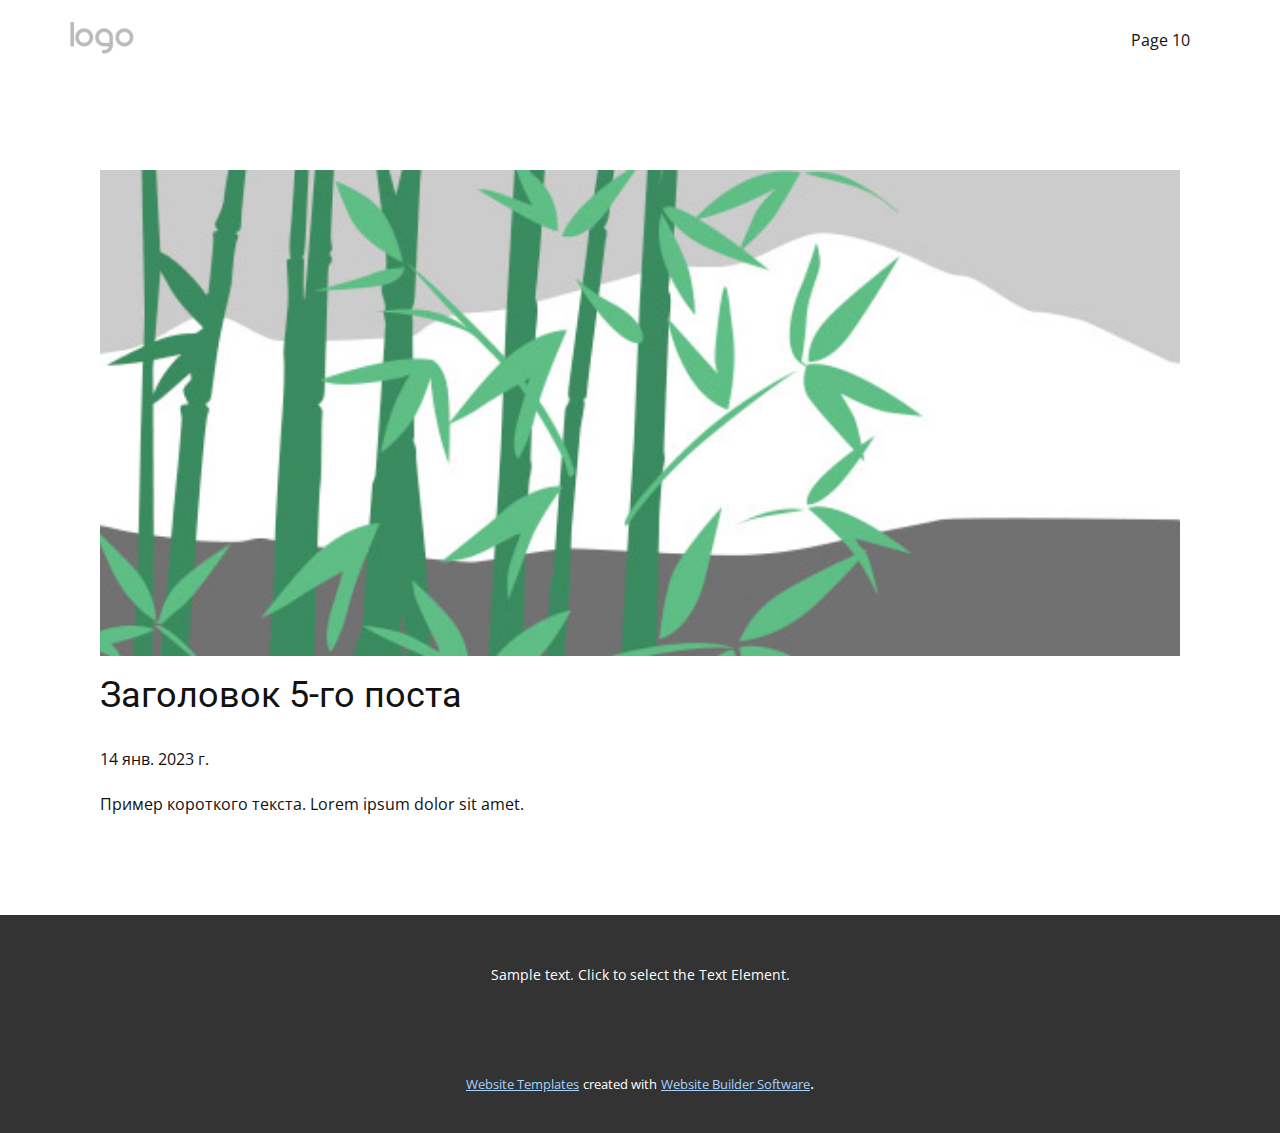
<file: blog/пост-4.html>
<!DOCTYPE html>
<html style="font-size: 16px;" lang="ru"><head>
    <meta name="viewport" content="width=device-width, initial-scale=1.0">
    <meta charset="utf-8">
    <meta name="keywords" content="Заголовок 1-го поста">
    <meta name="description" content="">
    <title>Заголовок 5-го поста</title>
    <link rel="stylesheet" href="../nicepage.css" media="screen">
<link rel="stylesheet" href="../Post-Template.css" media="screen">
    <script class="u-script" type="text/javascript" src="../jquery-1.9.1.min.js" defer=""></script>
    <script class="u-script" type="text/javascript" src="../nicepage.js" defer=""></script>
    <meta name="generator" content="Nicepage 5.3.3, nicepage.com">
    <link id="u-theme-google-font" rel="stylesheet" href="https://fonts.googleapis.com/css?family=Roboto:100,100i,300,300i,400,400i,500,500i,700,700i,900,900i|Open+Sans:300,300i,400,400i,500,500i,600,600i,700,700i,800,800i">
    
    
    <script type="application/ld+json">{
		"@context": "http://schema.org",
		"@type": "Organization",
		"name": "",
		"logo": "images/default-logo.png"
}</script>
    <meta name="theme-color" content="#2590f4">
  </head>
  <body class="u-body u-xl-mode" data-lang="ru"><header class="u-clearfix u-header u-header" id="sec-7f3a"><div class="u-clearfix u-sheet u-valign-middle u-sheet-1">
        <a href="https://nicepage.com" class="u-image u-logo u-image-1">
          <img src="../images/default-logo.png" class="u-logo-image u-logo-image-1">
        </a>
        <nav class="u-menu u-menu-dropdown u-offcanvas u-menu-1">
          <div class="menu-collapse" style="font-size: 1rem; letter-spacing: 0px;">
            <a class="u-button-style u-custom-left-right-menu-spacing u-custom-padding-bottom u-custom-top-bottom-menu-spacing u-nav-link u-text-active-palette-1-base u-text-hover-palette-2-base" href="#" data-lang-en="{&quot;content&quot;:&quot;<svg class=\&quot;u-svg-link\&quot; viewBox=\&quot;0 0 24 24\&quot;><use xlink:href=\&quot;#menu-hamburger\&quot;></use></svg><svg class=\&quot;u-svg-content\&quot; version=\&quot;1.1\&quot; id=\&quot;menu-hamburger\&quot; viewBox=\&quot;0 0 16 16\&quot; x=\&quot;0px\&quot; y=\&quot;0px\&quot; xmlns:xlink=\&quot;http://www.w3.org/1999/xlink\&quot; xmlns=\&quot;http://www.w3.org/2000/svg\&quot;>    <g>        <rect y=\&quot;1\&quot; width=\&quot;16\&quot; height=\&quot;2\&quot;></rect>        <rect y=\&quot;7\&quot; width=\&quot;16\&quot; height=\&quot;2\&quot;></rect>        <rect y=\&quot;13\&quot; width=\&quot;16\&quot; height=\&quot;2\&quot;></rect>    </g></svg>&quot;,&quot;href&quot;:&quot;#&quot;}">
              <svg class="u-svg-link" viewBox="0 0 24 24"><use xlink:href="#menu-hamburger"></use></svg>
              <svg class="u-svg-content" version="1.1" id="menu-hamburger" viewBox="0 0 16 16" x="0px" y="0px" xmlns:xlink="http://www.w3.org/1999/xlink" xmlns="http://www.w3.org/2000/svg"><g><rect y="1" width="16" height="2"></rect><rect y="7" width="16" height="2"></rect><rect y="13" width="16" height="2"></rect>
</g></svg>
            </a>
          </div>
          <div class="u-nav-container">
            <ul class="u-nav u-unstyled u-nav-1"><li class="u-nav-item"><a class="u-button-style u-nav-link u-text-active-palette-1-base u-text-hover-palette-2-base" href="../Page-10.html" style="padding: 10px 20px;" data-lang-en="{&quot;content&quot;:&quot;Page 10&quot;,&quot;href&quot;:&quot;/Page-10.html&quot;}">Page 10</a>
</li></ul>
          </div>
          <div class="u-nav-container-collapse">
            <div class="u-black u-container-style u-inner-container-layout u-opacity u-opacity-95 u-sidenav">
              <div class="u-inner-container-layout u-sidenav-overflow">
                <div class="u-menu-close"></div>
                <ul class="u-align-center u-nav u-popupmenu-items u-unstyled u-nav-2"><li class="u-nav-item"><a class="u-button-style u-nav-link" href="../Page-10.html" data-lang-en="{&quot;content&quot;:&quot;Page 10&quot;,&quot;href&quot;:&quot;/Page-10.html&quot;}">Page 10</a>
</li></ul>
              </div>
            </div>
            <div class="u-black u-menu-overlay u-opacity u-opacity-70"></div>
          </div>
        </nav>
      </div></header>
    <section class="u-align-center u-clearfix u-section-1" id="sec-b964">
      <div class="u-clearfix u-sheet u-valign-middle-md u-valign-middle-sm u-valign-middle-xs u-sheet-1"><!--post_details--><!--post_details_options_json--><!--{"source":""}--><!--/post_details_options_json--><!--blog_post-->
        <div class="u-container-style u-expanded-width u-post-details u-post-details-1">
          <div class="u-container-layout u-valign-middle u-container-layout-1"><!--blog_post_image-->
            <img alt="" class="u-blog-control u-expanded-width u-image u-image-default u-image-1" src="../images/68f64b9d.jpeg"><!--/blog_post_image--><!--blog_post_header-->
            <h2 class="u-blog-control u-text u-text-1">Заголовок 5-го поста</h2><!--/blog_post_header--><!--blog_post_metadata-->
            <div class="u-blog-control u-metadata u-metadata-1"><!--blog_post_metadata_date-->
              <span class="u-meta-date u-meta-icon">14 янв. 2023 г.</span><!--/blog_post_metadata_date--><!--blog_post_metadata_category-->
              <!--/blog_post_metadata_category--><!--blog_post_metadata_comments-->
              <!--/blog_post_metadata_comments-->
            </div><!--/blog_post_metadata--><!--blog_post_content-->
            <div class="u-align-justify u-blog-control u-post-content u-text u-text-2 fr-view">
  Пример короткого текста. Lorem ipsum dolor sit amet.
  </div><!--/blog_post_content-->
          </div>
        </div><!--/blog_post--><!--/post_details-->
      </div>
    </section>
    
    
    <footer class="u-align-center u-clearfix u-footer u-grey-80 u-footer" id="sec-c2ea"><div class="u-clearfix u-sheet u-sheet-1">
        <p class="u-small-text u-text u-text-variant u-text-1" data-lang-en="Sample text. Click to select the Text Element.">Sample text. Click to select the Text Element.</p>
      </div></footer>
    <section class="u-backlink u-clearfix u-grey-80">
      <a class="u-link" href="https://nicepage.com/website-templates" target="_blank">
        <span>Website Templates</span>
      </a>
      <p class="u-text">
        <span>created with</span>
      </p>
      <a class="u-link" href="" target="_blank">
        <span>Website Builder Software</span>
      </a>. 
    </section>
  
</body></html>
</file>
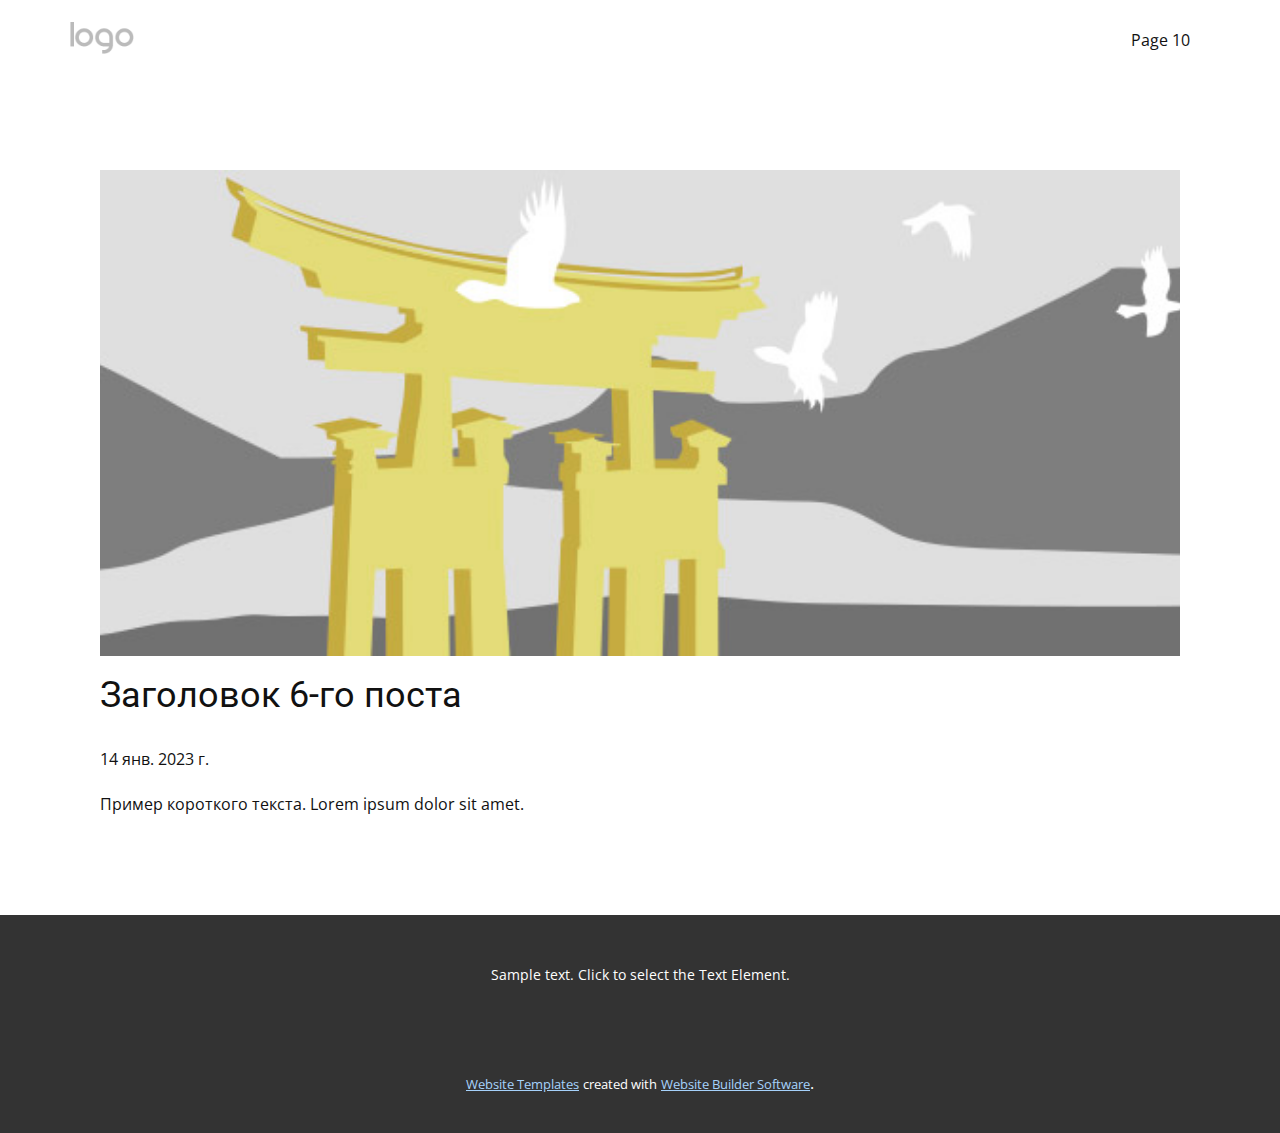
<file: blog/пост-5.html>
<!DOCTYPE html>
<html style="font-size: 16px;" lang="ru"><head>
    <meta name="viewport" content="width=device-width, initial-scale=1.0">
    <meta charset="utf-8">
    <meta name="keywords" content="Заголовок 1-го поста">
    <meta name="description" content="">
    <title>Заголовок 6-го поста</title>
    <link rel="stylesheet" href="../nicepage.css" media="screen">
<link rel="stylesheet" href="../Post-Template.css" media="screen">
    <script class="u-script" type="text/javascript" src="../jquery-1.9.1.min.js" defer=""></script>
    <script class="u-script" type="text/javascript" src="../nicepage.js" defer=""></script>
    <meta name="generator" content="Nicepage 5.3.3, nicepage.com">
    <link id="u-theme-google-font" rel="stylesheet" href="https://fonts.googleapis.com/css?family=Roboto:100,100i,300,300i,400,400i,500,500i,700,700i,900,900i|Open+Sans:300,300i,400,400i,500,500i,600,600i,700,700i,800,800i">
    
    
    <script type="application/ld+json">{
		"@context": "http://schema.org",
		"@type": "Organization",
		"name": "",
		"logo": "images/default-logo.png"
}</script>
    <meta name="theme-color" content="#2590f4">
  </head>
  <body class="u-body u-xl-mode" data-lang="ru"><header class="u-clearfix u-header u-header" id="sec-7f3a"><div class="u-clearfix u-sheet u-valign-middle u-sheet-1">
        <a href="https://nicepage.com" class="u-image u-logo u-image-1">
          <img src="../images/default-logo.png" class="u-logo-image u-logo-image-1">
        </a>
        <nav class="u-menu u-menu-dropdown u-offcanvas u-menu-1">
          <div class="menu-collapse" style="font-size: 1rem; letter-spacing: 0px;">
            <a class="u-button-style u-custom-left-right-menu-spacing u-custom-padding-bottom u-custom-top-bottom-menu-spacing u-nav-link u-text-active-palette-1-base u-text-hover-palette-2-base" href="#" data-lang-en="{&quot;content&quot;:&quot;<svg class=\&quot;u-svg-link\&quot; viewBox=\&quot;0 0 24 24\&quot;><use xlink:href=\&quot;#menu-hamburger\&quot;></use></svg><svg class=\&quot;u-svg-content\&quot; version=\&quot;1.1\&quot; id=\&quot;menu-hamburger\&quot; viewBox=\&quot;0 0 16 16\&quot; x=\&quot;0px\&quot; y=\&quot;0px\&quot; xmlns:xlink=\&quot;http://www.w3.org/1999/xlink\&quot; xmlns=\&quot;http://www.w3.org/2000/svg\&quot;>    <g>        <rect y=\&quot;1\&quot; width=\&quot;16\&quot; height=\&quot;2\&quot;></rect>        <rect y=\&quot;7\&quot; width=\&quot;16\&quot; height=\&quot;2\&quot;></rect>        <rect y=\&quot;13\&quot; width=\&quot;16\&quot; height=\&quot;2\&quot;></rect>    </g></svg>&quot;,&quot;href&quot;:&quot;#&quot;}">
              <svg class="u-svg-link" viewBox="0 0 24 24"><use xlink:href="#menu-hamburger"></use></svg>
              <svg class="u-svg-content" version="1.1" id="menu-hamburger" viewBox="0 0 16 16" x="0px" y="0px" xmlns:xlink="http://www.w3.org/1999/xlink" xmlns="http://www.w3.org/2000/svg"><g><rect y="1" width="16" height="2"></rect><rect y="7" width="16" height="2"></rect><rect y="13" width="16" height="2"></rect>
</g></svg>
            </a>
          </div>
          <div class="u-nav-container">
            <ul class="u-nav u-unstyled u-nav-1"><li class="u-nav-item"><a class="u-button-style u-nav-link u-text-active-palette-1-base u-text-hover-palette-2-base" href="../Page-10.html" style="padding: 10px 20px;" data-lang-en="{&quot;content&quot;:&quot;Page 10&quot;,&quot;href&quot;:&quot;/Page-10.html&quot;}">Page 10</a>
</li></ul>
          </div>
          <div class="u-nav-container-collapse">
            <div class="u-black u-container-style u-inner-container-layout u-opacity u-opacity-95 u-sidenav">
              <div class="u-inner-container-layout u-sidenav-overflow">
                <div class="u-menu-close"></div>
                <ul class="u-align-center u-nav u-popupmenu-items u-unstyled u-nav-2"><li class="u-nav-item"><a class="u-button-style u-nav-link" href="../Page-10.html" data-lang-en="{&quot;content&quot;:&quot;Page 10&quot;,&quot;href&quot;:&quot;/Page-10.html&quot;}">Page 10</a>
</li></ul>
              </div>
            </div>
            <div class="u-black u-menu-overlay u-opacity u-opacity-70"></div>
          </div>
        </nav>
      </div></header>
    <section class="u-align-center u-clearfix u-section-1" id="sec-b964">
      <div class="u-clearfix u-sheet u-valign-middle-md u-valign-middle-sm u-valign-middle-xs u-sheet-1"><!--post_details--><!--post_details_options_json--><!--{"source":""}--><!--/post_details_options_json--><!--blog_post-->
        <div class="u-container-style u-expanded-width u-post-details u-post-details-1">
          <div class="u-container-layout u-valign-middle u-container-layout-1"><!--blog_post_image-->
            <img alt="" class="u-blog-control u-expanded-width u-image u-image-default u-image-1" src="../images/8ad73f3c.jpeg"><!--/blog_post_image--><!--blog_post_header-->
            <h2 class="u-blog-control u-text u-text-1">Заголовок 6-го поста</h2><!--/blog_post_header--><!--blog_post_metadata-->
            <div class="u-blog-control u-metadata u-metadata-1"><!--blog_post_metadata_date-->
              <span class="u-meta-date u-meta-icon">14 янв. 2023 г.</span><!--/blog_post_metadata_date--><!--blog_post_metadata_category-->
              <!--/blog_post_metadata_category--><!--blog_post_metadata_comments-->
              <!--/blog_post_metadata_comments-->
            </div><!--/blog_post_metadata--><!--blog_post_content-->
            <div class="u-align-justify u-blog-control u-post-content u-text u-text-2 fr-view">
  Пример короткого текста. Lorem ipsum dolor sit amet.
  </div><!--/blog_post_content-->
          </div>
        </div><!--/blog_post--><!--/post_details-->
      </div>
    </section>
    
    
    <footer class="u-align-center u-clearfix u-footer u-grey-80 u-footer" id="sec-c2ea"><div class="u-clearfix u-sheet u-sheet-1">
        <p class="u-small-text u-text u-text-variant u-text-1" data-lang-en="Sample text. Click to select the Text Element.">Sample text. Click to select the Text Element.</p>
      </div></footer>
    <section class="u-backlink u-clearfix u-grey-80">
      <a class="u-link" href="https://nicepage.com/website-templates" target="_blank">
        <span>Website Templates</span>
      </a>
      <p class="u-text">
        <span>created with</span>
      </p>
      <a class="u-link" href="" target="_blank">
        <span>Website Builder Software</span>
      </a>. 
    </section>
  
</body></html>
</file>
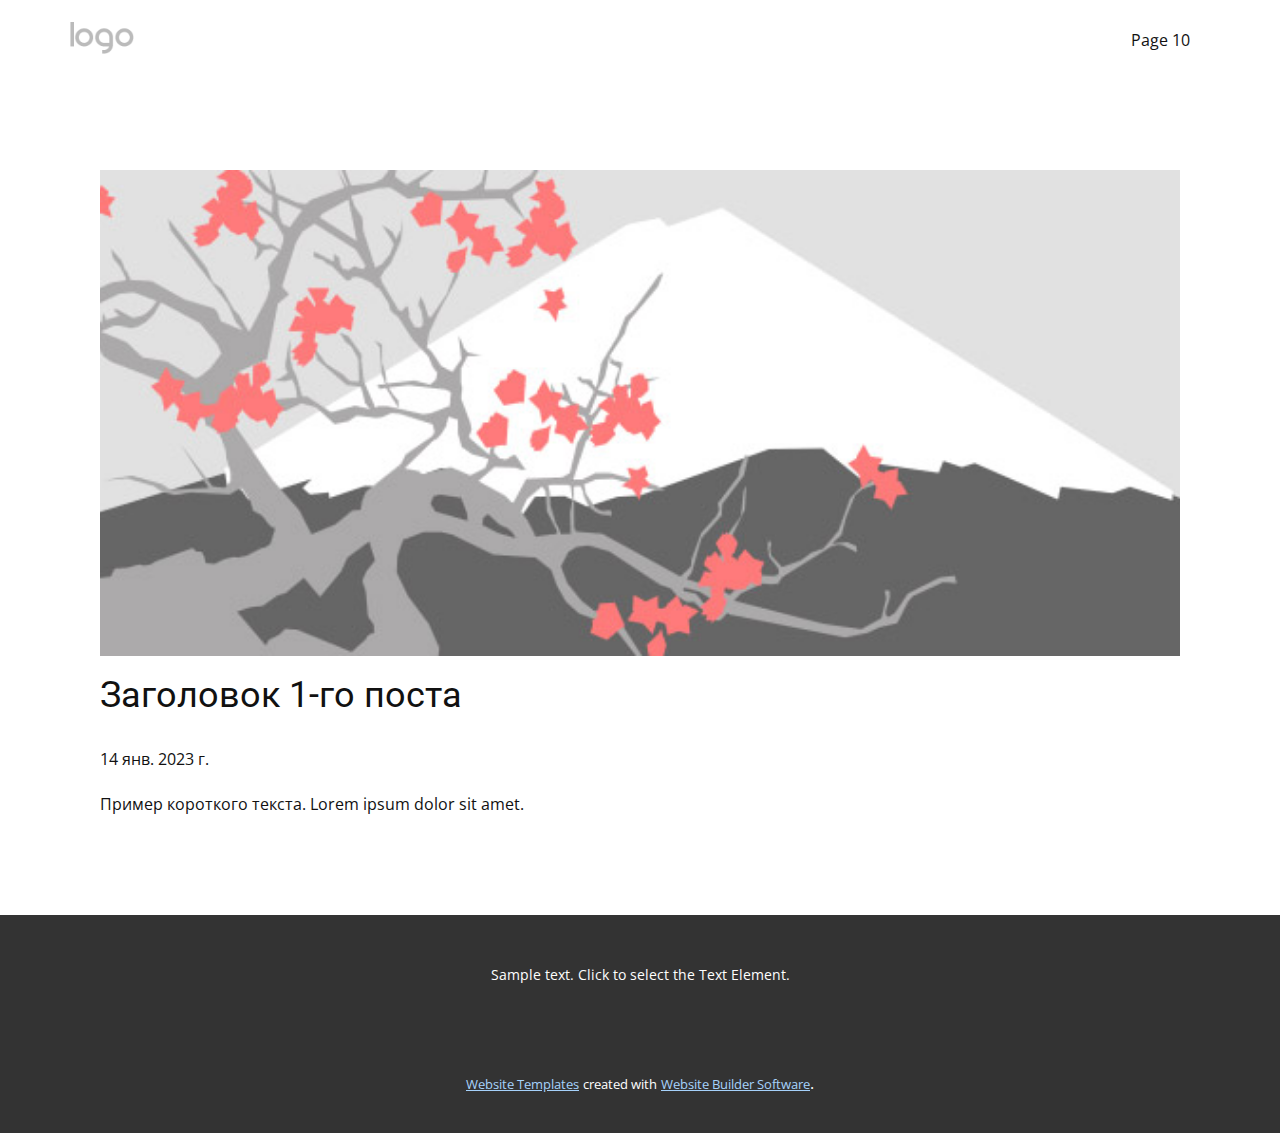
<file: blog/пост.html>
<!DOCTYPE html>
<html style="font-size: 16px;" lang="ru"><head>
    <meta name="viewport" content="width=device-width, initial-scale=1.0">
    <meta charset="utf-8">
    <meta name="keywords" content="Заголовок 1-го поста">
    <meta name="description" content="">
    <title>Заголовок 1-го поста</title>
    <link rel="stylesheet" href="../nicepage.css" media="screen">
<link rel="stylesheet" href="../Post-Template.css" media="screen">
    <script class="u-script" type="text/javascript" src="../jquery-1.9.1.min.js" defer=""></script>
    <script class="u-script" type="text/javascript" src="../nicepage.js" defer=""></script>
    <meta name="generator" content="Nicepage 5.3.3, nicepage.com">
    <link id="u-theme-google-font" rel="stylesheet" href="https://fonts.googleapis.com/css?family=Roboto:100,100i,300,300i,400,400i,500,500i,700,700i,900,900i|Open+Sans:300,300i,400,400i,500,500i,600,600i,700,700i,800,800i">
    
    
    <script type="application/ld+json">{
		"@context": "http://schema.org",
		"@type": "Organization",
		"name": "",
		"logo": "images/default-logo.png"
}</script>
    <meta name="theme-color" content="#2590f4">
  </head>
  <body class="u-body u-xl-mode" data-lang="ru"><header class="u-clearfix u-header u-header" id="sec-7f3a"><div class="u-clearfix u-sheet u-valign-middle u-sheet-1">
        <a href="https://nicepage.com" class="u-image u-logo u-image-1">
          <img src="../images/default-logo.png" class="u-logo-image u-logo-image-1">
        </a>
        <nav class="u-menu u-menu-dropdown u-offcanvas u-menu-1">
          <div class="menu-collapse" style="font-size: 1rem; letter-spacing: 0px;">
            <a class="u-button-style u-custom-left-right-menu-spacing u-custom-padding-bottom u-custom-top-bottom-menu-spacing u-nav-link u-text-active-palette-1-base u-text-hover-palette-2-base" href="#" data-lang-en="{&quot;content&quot;:&quot;<svg class=\&quot;u-svg-link\&quot; viewBox=\&quot;0 0 24 24\&quot;><use xlink:href=\&quot;#menu-hamburger\&quot;></use></svg><svg class=\&quot;u-svg-content\&quot; version=\&quot;1.1\&quot; id=\&quot;menu-hamburger\&quot; viewBox=\&quot;0 0 16 16\&quot; x=\&quot;0px\&quot; y=\&quot;0px\&quot; xmlns:xlink=\&quot;http://www.w3.org/1999/xlink\&quot; xmlns=\&quot;http://www.w3.org/2000/svg\&quot;>    <g>        <rect y=\&quot;1\&quot; width=\&quot;16\&quot; height=\&quot;2\&quot;></rect>        <rect y=\&quot;7\&quot; width=\&quot;16\&quot; height=\&quot;2\&quot;></rect>        <rect y=\&quot;13\&quot; width=\&quot;16\&quot; height=\&quot;2\&quot;></rect>    </g></svg>&quot;,&quot;href&quot;:&quot;#&quot;}">
              <svg class="u-svg-link" viewBox="0 0 24 24"><use xlink:href="#menu-hamburger"></use></svg>
              <svg class="u-svg-content" version="1.1" id="menu-hamburger" viewBox="0 0 16 16" x="0px" y="0px" xmlns:xlink="http://www.w3.org/1999/xlink" xmlns="http://www.w3.org/2000/svg"><g><rect y="1" width="16" height="2"></rect><rect y="7" width="16" height="2"></rect><rect y="13" width="16" height="2"></rect>
</g></svg>
            </a>
          </div>
          <div class="u-nav-container">
            <ul class="u-nav u-unstyled u-nav-1"><li class="u-nav-item"><a class="u-button-style u-nav-link u-text-active-palette-1-base u-text-hover-palette-2-base" href="../Page-10.html" style="padding: 10px 20px;" data-lang-en="{&quot;content&quot;:&quot;Page 10&quot;,&quot;href&quot;:&quot;/Page-10.html&quot;}">Page 10</a>
</li></ul>
          </div>
          <div class="u-nav-container-collapse">
            <div class="u-black u-container-style u-inner-container-layout u-opacity u-opacity-95 u-sidenav">
              <div class="u-inner-container-layout u-sidenav-overflow">
                <div class="u-menu-close"></div>
                <ul class="u-align-center u-nav u-popupmenu-items u-unstyled u-nav-2"><li class="u-nav-item"><a class="u-button-style u-nav-link" href="../Page-10.html" data-lang-en="{&quot;content&quot;:&quot;Page 10&quot;,&quot;href&quot;:&quot;/Page-10.html&quot;}">Page 10</a>
</li></ul>
              </div>
            </div>
            <div class="u-black u-menu-overlay u-opacity u-opacity-70"></div>
          </div>
        </nav>
      </div></header>
    <section class="u-align-center u-clearfix u-section-1" id="sec-b964">
      <div class="u-clearfix u-sheet u-valign-middle-md u-valign-middle-sm u-valign-middle-xs u-sheet-1"><!--post_details--><!--post_details_options_json--><!--{"source":""}--><!--/post_details_options_json--><!--blog_post-->
        <div class="u-container-style u-expanded-width u-post-details u-post-details-1">
          <div class="u-container-layout u-valign-middle u-container-layout-1"><!--blog_post_image-->
            <img alt="" class="u-blog-control u-expanded-width u-image u-image-default u-image-1" src="../images/0fd3416c.jpeg"><!--/blog_post_image--><!--blog_post_header-->
            <h2 class="u-blog-control u-text u-text-1">Заголовок 1-го поста</h2><!--/blog_post_header--><!--blog_post_metadata-->
            <div class="u-blog-control u-metadata u-metadata-1"><!--blog_post_metadata_date-->
              <span class="u-meta-date u-meta-icon">14 янв. 2023 г.</span><!--/blog_post_metadata_date--><!--blog_post_metadata_category-->
              <!--/blog_post_metadata_category--><!--blog_post_metadata_comments-->
              <!--/blog_post_metadata_comments-->
            </div><!--/blog_post_metadata--><!--blog_post_content-->
            <div class="u-align-justify u-blog-control u-post-content u-text u-text-2 fr-view">
  Пример короткого текста. Lorem ipsum dolor sit amet.
  </div><!--/blog_post_content-->
          </div>
        </div><!--/blog_post--><!--/post_details-->
      </div>
    </section>
    
    
    <footer class="u-align-center u-clearfix u-footer u-grey-80 u-footer" id="sec-c2ea"><div class="u-clearfix u-sheet u-sheet-1">
        <p class="u-small-text u-text u-text-variant u-text-1" data-lang-en="Sample text. Click to select the Text Element.">Sample text. Click to select the Text Element.</p>
      </div></footer>
    <section class="u-backlink u-clearfix u-grey-80">
      <a class="u-link" href="https://nicepage.com/website-templates" target="_blank">
        <span>Website Templates</span>
      </a>
      <p class="u-text">
        <span>created with</span>
      </p>
      <a class="u-link" href="" target="_blank">
        <span>Website Builder Software</span>
      </a>. 
    </section>
  
</body></html>
</file>
